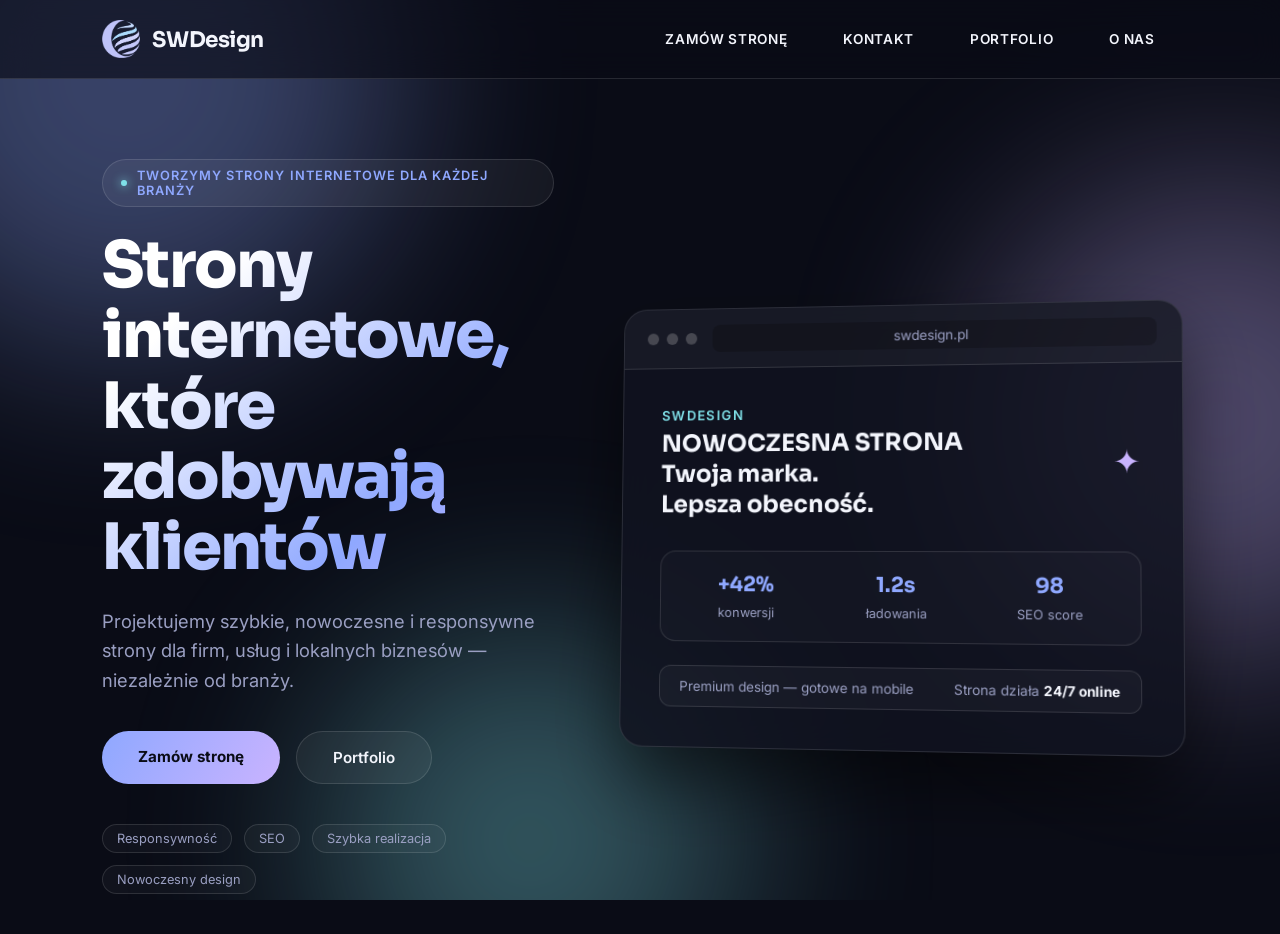
<file: index.html>
<!DOCTYPE html>
<html lang="pl">
<head>
    <meta charset="UTF-8">
    <meta name="viewport" content="width=device-width, initial-scale=1.0">
    <link rel="icon" sizes="32x32" href="logo.png">
    <title>SWDesign — Nowoczesne Strony Internetowe</title>
    <link rel="preconnect" href="https://fonts.googleapis.com">
    <link rel="preconnect" href="https://fonts.gstatic.com" crossorigin>
    <link href="https://fonts.googleapis.com/css2?family=Inter:wght@400;500;600;700&family=Sora:wght@400;600;700;800&display=swap" rel="stylesheet">
    
    <style>
        /* ==========================================================================
           1. ZMIENNE I SYSTEM DESIGNU
           ========================================================================== */
        :root {
            --c-bg: #0A0C16;
            --c-bg-alt: #10121F;
            --c-text: #F3F5FC;
            --c-muted: #9A9FC2;
            --c-blue: #8FA8FF;
            --c-lavender: #C9B3FF;
            --c-cyan: #7FE0E8;
            --c-glass: rgba(255, 255, 255, 0.05);
            --c-glass-border: rgba(255, 255, 255, 0.12);
            
            --ease-fluid: cubic-bezier(0.7, 0, 0.3, 1);
            --ease-out-expo: cubic-bezier(0.16, 1, 0.3, 1);
        }

        * {
            box-sizing: border-box;
            margin: 0;
            padding: 0;
        }

        body {
            background-color: var(--c-bg);
            color: var(--c-text);
            font-family: 'Inter', sans-serif;
            overflow-x: hidden;
            -webkit-font-smoothing: antialiased;
            text-rendering: optimizeLegibility;
        }

        a {
            color: inherit;
            text-decoration: none;
            transition: color 0.4s var(--ease-fluid);
        }

        /* ==========================================================================
           2. AURORA & EFEKTY TŁA
           ========================================================================== */
        .aurora {
            position: fixed;
            inset: 0;
            z-index: -1;
            overflow: hidden;
            pointer-events: none;
        }

        .aurora span {
            position: absolute;
            border-radius: 50%;
            filter: blur(100px);
            opacity: 0.35;
            animation: auroraDrift 22s ease-in-out infinite alternate;
            will-change: transform;
        }

        .aurora span:nth-child(1) {
            width: 550px; height: 550px;
            background: var(--c-blue);
            top: -200px; left: -150px;
        }

        .aurora span:nth-child(2) {
            width: 480px; height: 480px;
            background: var(--c-lavender);
            top: 20%; right: -180px;
            animation-delay: -7s;
        }

        .aurora span:nth-child(3) {
            width: 420px; height: 420px;
            background: var(--c-cyan);
            bottom: -150px; left: 25%;
            animation-delay: -14s;
        }

        @keyframes auroraDrift {
            0% { transform: translate(0, 0) scale(1); }
            50% { transform: translate(50px, 40px) scale(1.1); }
            100% { transform: translate(-30px, -50px) scale(0.95); }
        }

        /* ==========================================================================
           3. HEADER & NAWIGACJA
           ========================================================================== */
        header {
            display: flex;
            justify-content: space-between;
            align-items: center;
            padding: 20px 8%;
            position: sticky;
            top: 0;
            z-index: 1000;
            background: rgba(10, 12, 22, 0.65);
            backdrop-filter: blur(16px);
            border-bottom: 1px solid var(--c-glass-border);
            transition: background 0.4s var(--ease-fluid);
        }

        .logo {
            display: flex;
            align-items: center;
            gap: 12px;
            font-family: 'Sora', sans-serif;
            font-weight: 700;
            font-size: 1.35rem;
            letter-spacing: -0.02em;
        }

        .logo img {
            width: 38px;
            height: 38px;
            object-fit: contain;
        }

        nav {
            display: flex;
            gap: 10px;
        }

        .naglowekprzycisk {
            padding: 10px 22px;
            border-radius: 999px;
            font-size: 0.85rem;
            font-weight: 600;
            text-transform: uppercase;
            letter-spacing: 0.05em;
            border: 1px solid transparent;
            transition: border-color 0.4s var(--ease-fluid), background-color 0.4s var(--ease-fluid), transform 0.4s var(--ease-fluid);
        }

        .naglowekprzycisk:hover {
            background: var(--c-glass);
            border-color: var(--c-glass-border);
            transform: translateY(-2px);
        }

        .menu-toggle {
            display: none;
            background: none;
            border: none;
            color: var(--c-text);
            font-size: 1.8rem;
            cursor: pointer;
        }

        /* ==========================================================================
           4. STRUKTURA HERO & ANIMACJE WEJŚCIA
           ========================================================================== */
        #content {
            opacity: 0;
            transform: translateY(20px);
            transition: opacity 0.8s var(--ease-fluid), transform 0.8s var(--ease-fluid);
        }

        #content.page-in {
            opacity: 1;
            transform: translateY(0);
        }

        #hero {
            padding: 80px 8% 40px;
            display: grid;
            grid-template-columns: 1fr 1.25fr;
            gap: 60px;
            align-items: center;
            min-height: calc(100vh - 80px);
        }

        .hero-left {
            max-width: 620px;
        }

        .hero-anim {
            opacity: 0;
            transform: translateY(30px);
            animation: slideInUp 1s var(--ease-out-expo) forwards;
        }

        .hero-anim:nth-child(1) { animation-delay: 0.1s; }
        .hero-anim:nth-child(2) { animation-delay: 0.25s; }
        .hero-anim:nth-child(3) { animation-delay: 0.4s; }
        .hero-anim:nth-child(4) { animation-delay: 0.55s; }
        .hero-anim:nth-child(5) { animation-delay: 0.7s; }

        @keyframes slideInUp {
            to {
                opacity: 1;
                transform: translateY(0);
            }
        }

        .badge {
            display: inline-flex;
            align-items: center;
            gap: 10px;
            padding: 8px 18px;
            border-radius: 999px;
            background: var(--c-glass);
            border: 1px solid var(--c-glass-border);
            font-size: 0.8rem;
            font-weight: 600;
            text-transform: uppercase;
            letter-spacing: 0.08em;
            color: var(--c-blue);
            margin-bottom: 24px;
        }

        .badge::before {
            content: '';
            width: 6px;
            height: 6px;
            border-radius: 50%;
            background: var(--c-cyan);
            box-shadow: 0 0 10px var(--c-cyan);
        }

        h1 {
            font-family: 'Sora', sans-serif;
            font-size: clamp(2.5rem, 5vw, 4rem);
            font-weight: 800;
            line-height: 1.1;
            letter-spacing: -0.03em;
            margin-bottom: 24px;
            background: linear-gradient(135deg, #FFFFFF 20%, var(--c-blue) 70%, var(--c-lavender) 100%);
            -webkit-background-clip: text;
            -webkit-text-fill-color: transparent;
        }

        .hero-left p {
            color: var(--c-muted);
            font-size: 1.15rem;
            line-height: 1.6;
            margin-bottom: 36px;
        }

        .hero-buttons {
            display: flex;
            gap: 16px;
            margin-bottom: 40px;
        }

        .btn-primary {
            background: linear-gradient(120deg, var(--c-blue), var(--c-lavender));
            color: var(--c-bg);
            padding: 16px 36px;
            border-radius: 999px;
            font-weight: 700;
            font-size: 0.95rem;
            transition: transform 0.4s var(--ease-fluid), box-shadow 0.4s var(--ease-fluid);
        }

        .btn-primary:hover {
            transform: translateY(-3px);
            box-shadow: 0 12px 32px rgba(143, 168, 255, 0.35);
        }

        .btn-secondary {
            background: var(--c-glass);
            border: 1px solid var(--c-glass-border);
            color: var(--c-text);
            padding: 16px 36px;
            border-radius: 999px;
            font-weight: 600;
            font-size: 0.95rem;
            transition: background-color 0.4s var(--ease-fluid), transform 0.4s var(--ease-fluid);
        }

        .btn-secondary:hover {
            background: rgba(255, 255, 255, 0.1);
            transform: translateY(-3px);
        }

        .features {
            display: flex;
            flex-wrap: wrap;
            gap: 12px;
        }

        .features span {
            font-size: 0.8rem;
            color: var(--c-muted);
            background: rgba(255, 255, 255, 0.03);
            border: 1px solid var(--c-glass-border);
            padding: 6px 14px;
            border-radius: 999px;
        }

        /* ==========================================================================
           5. MOCKUP WIZUALNY
           ========================================================================== */
        .hero-visual {
            position: relative;
            display: flex;
            justify-content: center;
            align-items: center;
            width: 100%;
        }

        .browser-card {
            width: 100%;
            max-width: 680px;
            background: rgba(16, 18, 31, 0.85);
            border: 1px solid var(--c-glass-border);
            border-radius: 24px;
            overflow: hidden;
            backdrop-filter: blur(20px);
            box-shadow: 0 35px 70px rgba(0, 0, 0, 0.5);
            transform: perspective(1000px) rotateY(-5deg) rotateX(2deg);
            transition: transform 0.6s var(--ease-out-expo);
        }

        .hero-visual:hover .browser-card {
            transform: perspective(1000px) rotateY(0deg) rotateX(0deg);
        }

        .browser-top {
            display: flex;
            align-items: center;
            padding: 16px 24px;
            background: rgba(255, 255, 255, 0.03);
            border-bottom: 1px solid var(--c-glass-border);
            gap: 16px;
        }

        .browser-dots {
            display: flex;
            gap: 8px;
        }

        .browser-dots i {
            width: 12px;
            height: 12px;
            border-radius: 50%;
            background: rgba(255, 255, 255, 0.2);
        }

        .browser-address {
            flex-grow: 1;
            text-align: center;
            background: rgba(0, 0, 0, 0.2);
            padding: 6px 16px;
            border-radius: 8px;
            font-size: 0.85rem;
            color: var(--c-muted);
        }

        .browser-body {
            padding: 40px;
        }

        .mock-hero {
            display: flex;
            justify-content: space-between;
            align-items: center;
            margin-bottom: 30px;
        }

        .mock-hero-text span {
            display: block;
            font-size: 0.85rem;
            text-transform: uppercase;
            letter-spacing: 0.1em;
            color: var(--c-cyan);
            margin-bottom: 6px;
            font-weight: 600;
        }

        .mock-title {
            font-family: 'Sora', sans-serif;
            font-size: 1.5rem;
            font-weight: 700;
            line-height: 1.3;
        }

        .mock-orb {
            font-size: 2rem;
            color: var(--c-lavender);
            animation: pulseOrb 3s ease-in-out infinite alternate;
        }

        @keyframes pulseOrb {
            0% { transform: scale(0.9); opacity: 0.8; }
            100% { transform: scale(1.2); opacity: 1; }
        }

        .mock-stats {
            display: grid;
            grid-template-columns: repeat(3, 1fr);
            gap: 16px;
            background: rgba(255, 255, 255, 0.02);
            padding: 20px;
            border-radius: 16px;
            border: 1px solid var(--c-glass-border);
            text-align: center;
            margin-bottom: 24px;
        }

        .mock-stats strong {
            display: block;
            font-family: 'Sora', sans-serif;
            color: var(--c-blue);
            font-size: 1.3rem;
            margin-bottom: 4px;
        }

        .mock-stats span {
            font-size: 0.8rem;
            color: var(--c-muted);
        }

        .mock-footer {
            display: flex;
            justify-content: space-between;
            align-items: center;
            background: rgba(255, 255, 255, 0.03);
            border: 1px solid var(--c-glass-border);
            padding: 12px 20px;
            border-radius: 12px;
            font-size: 0.85rem;
            color: var(--c-muted);
        }

        .mock-footer strong {
            color: var(--c-text);
        }

        /* ==========================================================================
           6. TICKER BRANŻOWY
           ========================================================================== */
        .industry-ticker {
            grid-column: 1 / -1;
            width: 100%;
            overflow: hidden;
            padding: 30px 0;
            border-top: 1px solid var(--c-glass-border);
            border-bottom: 1px solid var(--c-glass-border);
            margin-top: 40px;
            mask-image: linear-gradient(90deg, transparent, #000 15%, #000 85%, transparent);
            -webkit-mask-image: linear-gradient(90deg, transparent, #000 15%, #000 85%, transparent);
        }

        .industry-ticker-track {
            display: flex;
            gap: 40px;
            white-space: nowrap;
            will-change: transform;
            animation: ticker 25s linear infinite;
        }

        .industry-ticker-track span {
            font-family: 'Sora', sans-serif;
            font-size: 1.1rem;
            font-weight: 600;
            color: var(--c-muted);
            letter-spacing: 0.05em;
            text-transform: uppercase;
        }

        @keyframes ticker {
            0% { transform: translateX(0); }
            100% { transform: translateX(-50%); }
        }

        /* ==========================================================================
           7. RESPONSYWNOŚĆ
           ========================================================================== */
        @media (max-width: 992px) {
            #hero {
                grid-template-columns: 1fr;
                padding-top: 40px;
            }
            .hero-left {
                max-width: 100%;
            }
        }

        @media (max-width: 768px) {
            .menu-toggle { display: block; }
            nav {
                display: none;
                position: absolute;
                top: 100%;
                right: 8%;
                background: var(--c-bg-alt);
                border: 1px solid var(--c-glass-border);
                flex-direction: column;
                padding: 20px;
                border-radius: 16px;
                box-shadow: 0 20px 40px rgba(0,0,0,0.5);
            }
            nav.active { display: flex; }
            .mock-stats {
                grid-template-columns: 1fr;
            }
            .mock-footer {
                flex-direction: column;
                gap: 8px;
                text-align: center;
            }
        }
    </style>
</head>
<body>

<div class="aurora">
    <span></span>
    <span></span>
    <span></span>
</div>

<header>
    <div class="logo">
        <img src="logo.png" alt="SWdesign Logo">
        <a href="index.html"><span>SWDesign</span></a>
    </div>
    <button class="menu-toggle" id="menu-toggle" aria-label="Otwórz menu">&#9776;</button>
    <nav>
        <a class="naglowekprzycisk" href="zamowienia.html">Zamów stronę</a>
        <a class="naglowekprzycisk" href="kontakt.html">Kontakt</a>
        <a class="naglowekprzycisk" href="portfolio.html">Portfolio</a>
        <a class="naglowekprzycisk" href="onas.html">O nas</a>
    </nav>
</header>

<main id="content">
    <section id="hero">
        <div class="hero-left">
            <div class="badge hero-anim">Tworzymy strony internetowe dla każdej branży</div>
            <h1 class="hero-anim">
                Strony internetowe,<br>które zdobywają klientów
            </h1>
            <p class="hero-anim">
                Projektujemy szybkie, nowoczesne i responsywne strony dla firm, usług i lokalnych biznesów — niezależnie od branży.
            </p>
            <div class="hero-buttons hero-anim">
                <a href="zamowienia.html" class="btn-primary">Zamów stronę</a>
                <a href="portfolio.html" class="btn-secondary">Portfolio</a>
            </div>
            <div class="features hero-anim">
                <span>Responsywność</span>
                <span>SEO</span>
                <span>Szybka realizacja</span>
                <span>Nowoczesny design</span>
            </div>
        </div>

        <div class="hero-visual">
            <div class="browser-card">
                <div class="browser-top">
                    <div class="browser-dots"><i></i><i></i><i></i></div>
                    <div class="browser-address">swdesign.pl</div>
                </div>
                <div class="browser-body">
                    <div class="mock-hero">
                        <div class="mock-hero-text">
                            <span>SWdesign</span>
                            <div class="mock-title">NOWOCZESNA STRONA<br>Twoja marka.<br>Lepsza obecność.</div>
                        </div>
                        <div class="mock-orb">✦</div>
                    </div>
                    <div class="mock-stats">
                        <div><strong>+42%</strong><span>konwersji</span></div>
                        <div><strong>1.2s</strong><span>ładowania</span></div>
                        <div><strong>98</strong><span>SEO score</span></div>
                    </div>
                    <div class="mock-footer">
                        <span>Premium design — gotowe na mobile</span>
                        <span>Strona działa <strong>24/7 online</strong></span>
                    </div>
                </div>
            </div>
        </div>


    </section>
</main>

<script>
document.addEventListener("DOMContentLoaded", () => {
    const content = document.getElementById("content");
    const toggle = document.getElementById("menu-toggle");
    const nav = document.querySelector("nav");

    if (toggle && nav) {
        toggle.addEventListener("click", () => nav.classList.toggle("active"));
    }

    if (content) {
        requestAnimationFrame(() => {
            content.classList.add("page-in");
        });
    }
});
</script>

</body>
</html>
</file>
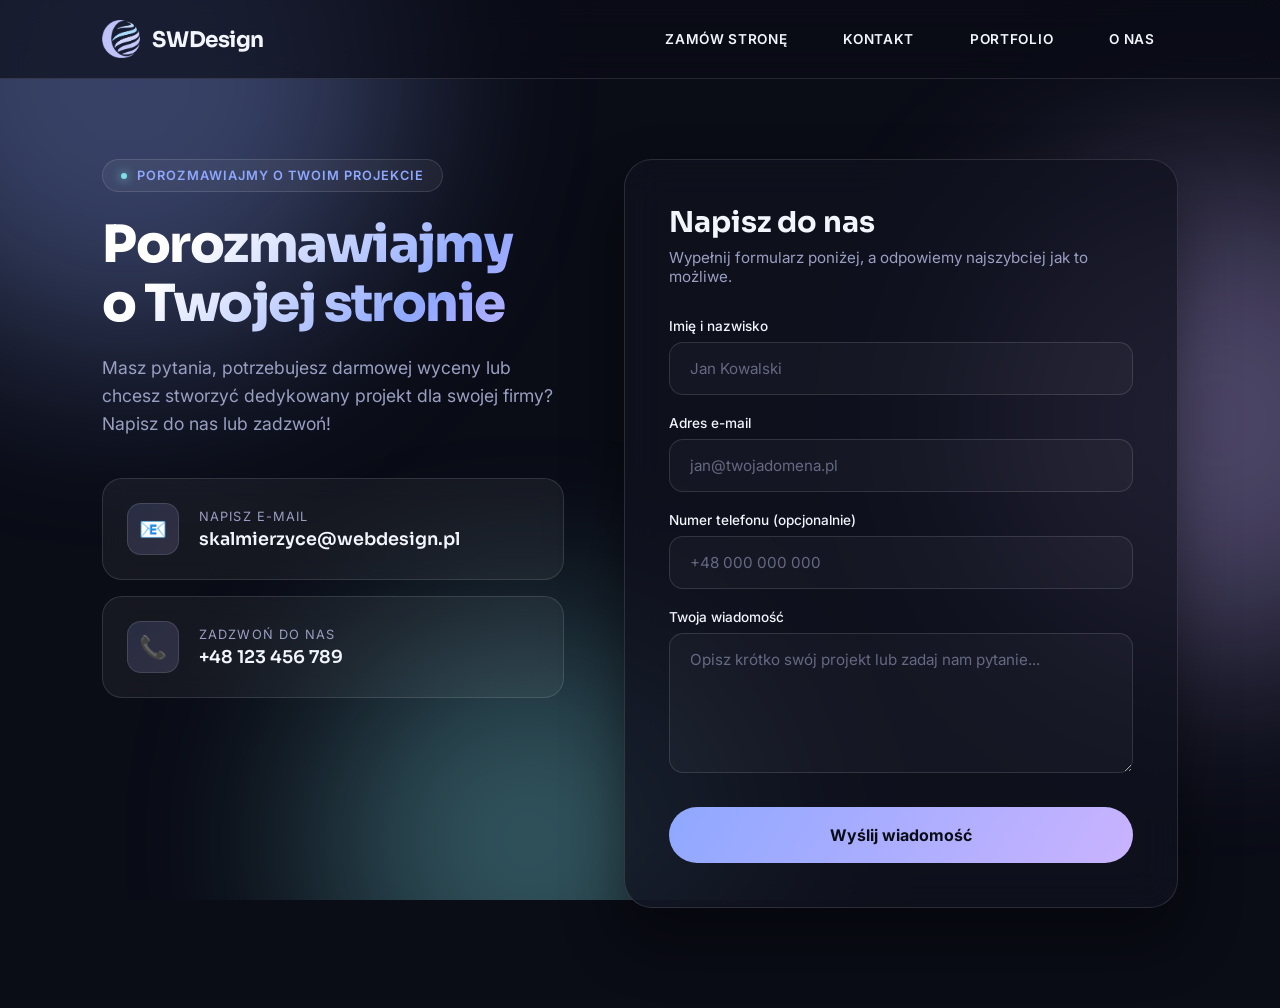
<file: kontakt.html>
<!DOCTYPE html>
<html lang="pl">
<head>
    <meta charset="UTF-8">
    <meta name="viewport" content="width=device-width, initial-scale=1.0">
    <link rel="icon" sizes="32x32" href="logo.png">
    <title>Kontakt — SWDesign</title>
    <link rel="preconnect" href="https://fonts.googleapis.com">
    <link rel="preconnect" href="https://fonts.gstatic.com" crossorigin>
    <link href="https://fonts.googleapis.com/css2?family=Inter:wght@400;500;600;700&family=Sora:wght@400;600;700;800&display=swap" rel="stylesheet">
    
    <style>
        /* ==========================================================================
           1. ZMIENNE I SYSTEM DESIGNU
           ========================================================================== */
        :root {
            --c-bg: #0A0C16;
            --c-bg-alt: #10121F;
            --c-text: #F3F5FC;
            --c-muted: #9A9FC2;
            --c-blue: #8FA8FF;
            --c-lavender: #C9B3FF;
            --c-cyan: #7FE0E8;
            --c-glass: rgba(255, 255, 255, 0.05);
            --c-glass-hover: rgba(255, 255, 255, 0.08);
            --c-glass-border: rgba(255, 255, 255, 0.12);
            
            --ease-fluid: cubic-bezier(0.7, 0, 0.3, 1);
            --ease-out-expo: cubic-bezier(0.16, 1, 0.3, 1);
        }

        * {
            box-sizing: border-box;
            margin: 0;
            padding: 0;
        }

        body {
            background-color: var(--c-bg);
            color: var(--c-text);
            font-family: 'Inter', sans-serif;
            overflow-x: hidden;
            -webkit-font-smoothing: antialiased;
            text-rendering: optimizeLegibility;
            min-height: 100vh;
        }

        a {
            color: inherit;
            text-decoration: none;
            transition: color 0.4s var(--ease-fluid);
        }

        /* ==========================================================================
           2. AURORA & EFEKTY TŁA
           ========================================================================== */
        .aurora {
            position: fixed;
            inset: 0;
            z-index: -1;
            overflow: hidden;
            pointer-events: none;
        }

        .aurora span {
            position: absolute;
            border-radius: 50%;
            filter: blur(100px);
            opacity: 0.35;
            animation: auroraDrift 22s ease-in-out infinite alternate;
            will-change: transform;
        }

        .aurora span:nth-child(1) {
            width: 550px; height: 550px;
            background: var(--c-blue);
            top: -200px; left: -150px;
        }

        .aurora span:nth-child(2) {
            width: 480px; height: 480px;
            background: var(--c-lavender);
            top: 20%; right: -180px;
            animation-delay: -7s;
        }

        .aurora span:nth-child(3) {
            width: 420px; height: 420px;
            background: var(--c-cyan);
            bottom: -150px; left: 25%;
            animation-delay: -14s;
        }

        @keyframes auroraDrift {
            0% { transform: translate(0, 0) scale(1); }
            50% { transform: translate(50px, 40px) scale(1.1); }
            100% { transform: translate(-30px, -50px) scale(0.95); }
        }

        /* ==========================================================================
           3. HEADER & NAWIGACJA
           ========================================================================== */
        header {
            display: flex;
            justify-content: space-between;
            align-items: center;
            padding: 20px 8%;
            position: sticky;
            top: 0;
            z-index: 1000;
            background: rgba(10, 12, 22, 0.65);
            backdrop-filter: blur(16px);
            border-bottom: 1px solid var(--c-glass-border);
            transition: background 0.4s var(--ease-fluid);
        }

        .logo {
            display: flex;
            align-items: center;
            gap: 12px;
            font-family: 'Sora', sans-serif;
            font-weight: 700;
            font-size: 1.35rem;
            letter-spacing: -0.02em;
        }

        .logo img {
            width: 38px;
            height: 38px;
            object-fit: contain;
        }

        nav {
            display: flex;
            gap: 10px;
        }

        .naglowekprzycisk {
            padding: 10px 22px;
            border-radius: 999px;
            font-size: 0.85rem;
            font-weight: 600;
            text-transform: uppercase;
            letter-spacing: 0.05em;
            border: 1px solid transparent;
            transition: border-color 0.4s var(--ease-fluid), background-color 0.4s var(--ease-fluid), transform 0.4s var(--ease-fluid);
        }

        .naglowekprzycisk:hover {
            background: var(--c-glass);
            border-color: var(--c-glass-border);
            transform: translateY(-2px);
        }

        .menu-toggle {
            display: none;
            background: none;
            border: none;
            color: var(--c-text);
            font-size: 1.8rem;
            cursor: pointer;
        }

        /* ==========================================================================
           4. STRUKTURA PRZEJŚĆ STRONY
           ========================================================================== */
        #content {
            opacity: 0;
            transform: translateY(20px);
            transition: opacity 0.6s var(--ease-fluid), transform 0.6s var(--ease-fluid);
        }

        #content.page-in {
            opacity: 1;
            transform: translateY(0);
        }

        #content.page-out {
            opacity: 0;
            transform: translateY(-20px);
        }

        /* ==========================================================================
           5. SEKCJA KONTAKT
           ========================================================================== */
        #contact-section {
            padding: 80px 8% 100px;
            max-width: 1400px;
            margin: 0 auto;
        }

        .contact-grid {
            display: grid;
            grid-template-columns: 1fr 1.2fr;
            gap: 60px;
            align-items: start;
        }

        /* Lewa strona - Dane kontaktowe */
        .badge {
            display: inline-flex;
            align-items: center;
            gap: 10px;
            padding: 8px 18px;
            border-radius: 999px;
            background: var(--c-glass);
            border: 1px solid var(--c-glass-border);
            font-size: 0.8rem;
            font-weight: 600;
            text-transform: uppercase;
            letter-spacing: 0.08em;
            color: var(--c-blue);
            margin-bottom: 24px;
        }

        .badge::before {
            content: '';
            width: 6px;
            height: 6px;
            border-radius: 50%;
            background: var(--c-cyan);
            box-shadow: 0 0 10px var(--c-cyan);
        }

        h1 {
            font-family: 'Sora', sans-serif;
            font-size: clamp(2.5rem, 4vw, 3.5rem);
            font-weight: 800;
            line-height: 1.15;
            letter-spacing: -0.03em;
            margin-bottom: 20px;
            background: linear-gradient(135deg, #FFFFFF 20%, var(--c-blue) 70%, var(--c-lavender) 100%);
            -webkit-background-clip: text;
            -webkit-text-fill-color: transparent;
        }

        .contact-intro {
            color: var(--c-muted);
            font-size: 1.1rem;
            line-height: 1.6;
            margin-bottom: 40px;
        }

        .info-cards {
            display: flex;
            flex-direction: column;
            gap: 16px;
        }

        .info-card {
            display: flex;
            align-items: center;
            gap: 20px;
            padding: 24px;
            border-radius: 20px;
            background: var(--c-glass);
            border: 1px solid var(--c-glass-border);
            backdrop-filter: blur(12px);
            transition: transform 0.4s var(--ease-fluid), border-color 0.4s var(--ease-fluid), background 0.4s var(--ease-fluid);
        }

        .info-card:hover {
            transform: translateY(-3px);
            border-color: rgba(143, 168, 255, 0.4);
            background: var(--c-glass-hover);
        }

        .info-icon {
            width: 52px;
            height: 52px;
            border-radius: 14px;
            background: linear-gradient(135deg, rgba(143, 168, 255, 0.15), rgba(201, 179, 255, 0.15));
            border: 1px solid var(--c-glass-border);
            display: flex;
            align-items: center;
            justify-content: center;
            font-size: 1.4rem;
            flex-shrink: 0;
        }

        .info-details label {
            display: block;
            font-size: 0.8rem;
            text-transform: uppercase;
            letter-spacing: 0.08em;
            color: var(--c-muted);
            margin-bottom: 4px;
        }

        .info-details a, .info-details span {
            font-family: 'Sora', sans-serif;
            font-size: 1.1rem;
            font-weight: 600;
            color: var(--c-text);
        }

        /* Prawa strona - Formularz */
        .form-card {
            background: rgba(16, 18, 31, 0.75);
            border: 1px solid var(--c-glass-border);
            border-radius: 28px;
            padding: 44px;
            backdrop-filter: blur(20px);
            box-shadow: 0 30px 60px rgba(0, 0, 0, 0.4);
        }

        .form-card h2 {
            font-family: 'Sora', sans-serif;
            font-size: 1.8rem;
            font-weight: 700;
            margin-bottom: 8px;
        }

        .form-card p {
            color: var(--c-muted);
            font-size: 0.95rem;
            margin-bottom: 32px;
        }

        .form-group {
            margin-bottom: 20px;
        }

        .form-group label {
            display: block;
            font-size: 0.85rem;
            font-weight: 500;
            color: var(--c-text);
            margin-bottom: 8px;
        }

        input, textarea {
            width: 100%;
            padding: 16px 20px;
            background: rgba(255, 255, 255, 0.03);
            border: 1px solid var(--c-glass-border);
            border-radius: 14px;
            color: var(--c-text);
            font-family: 'Inter', sans-serif;
            font-size: 0.95rem;
            outline: none;
            transition: border-color 0.3s var(--ease-fluid), background 0.3s var(--ease-fluid), box-shadow 0.3s var(--ease-fluid);
        }

        input:focus, textarea:focus {
            border-color: var(--c-blue);
            background: rgba(255, 255, 255, 0.06);
            box-shadow: 0 0 16px rgba(143, 168, 255, 0.15);
        }

        input::placeholder, textarea::placeholder {
            color: rgba(154, 159, 194, 0.6);
        }

        textarea {
            resize: vertical;
            min-height: 140px;
        }

        .btn-submit {
            width: 100%;
            background: linear-gradient(120deg, var(--c-blue), var(--c-lavender));
            color: var(--c-bg);
            border: none;
            padding: 18px 36px;
            border-radius: 999px;
            font-family: 'Inter', sans-serif;
            font-weight: 700;
            font-size: 1rem;
            cursor: pointer;
            transition: transform 0.4s var(--ease-fluid), box-shadow 0.4s var(--ease-fluid);
            margin-top: 10px;
        }

        .btn-submit:hover {
            transform: translateY(-3px);
            box-shadow: 0 12px 32px rgba(143, 168, 255, 0.35);
        }

        /* ==========================================================================
           6. RESPONSYWNOŚĆ
           ========================================================================== */
        @media (max-width: 992px) {
            .contact-grid {
                grid-template-columns: 1fr;
                gap: 40px;
            }
            #contact-section {
                padding-top: 40px;
            }
        }

        @media (max-width: 768px) {
            .menu-toggle { display: block; }
            nav {
                display: none;
                position: absolute;
                top: 100%;
                right: 8%;
                background: var(--c-bg-alt);
                border: 1px solid var(--c-glass-border);
                flex-direction: column;
                padding: 20px;
                border-radius: 16px;
                box-shadow: 0 20px 40px rgba(0,0,0,0.5);
            }
            nav.active { display: flex; }
            .form-card {
                padding: 28px 20px;
            }
        }
    </style>
</head>
<body>

<div class="aurora">
    <span></span>
    <span></span>
    <span></span>
</div>

<header>
    <div class="logo">
        <img src="logo.png" alt="SWdesign Logo">
        <a href="index.html"><span>SWDesign</span></a>
    </div>
    <button class="menu-toggle" id="menu-toggle" aria-label="Otwórz menu">&#9776;</button>
    <nav>
        <a class="naglowekprzycisk" href="zamowienia.html">Zamów stronę</a>
        <a class="naglowekprzycisk" href="kontakt.html">Kontakt</a>
        <a class="naglowekprzycisk" href="portfolio.html">Portfolio</a>
        <a class="naglowekprzycisk" href="onas.html">O nas</a>
    </nav>
</header>

<main id="content">
    <section id="contact-section">
        <div class="contact-grid">
            
            <!-- LEWA KOLUMNA: DANE KONTAKTOWE -->
            <div class="contact-info">
                <div class="badge">Porozmawiajmy o Twoim projekcie</div>
                <h1>Porozmawiajmy<br>o Twojej stronie</h1>
                <p class="contact-intro">
                    Masz pytania, potrzebujesz darmowej wyceny lub chcesz stworzyć dedykowany projekt dla swojej firmy? Napisz do nas lub zadzwoń!
                </p>

                <div class="info-cards">
                    <div class="info-card">
                        <div class="info-icon">📧</div>
                        <div class="info-details">
                            <label>Napisz e-mail</label>
                            <a href="mailto:skalmierzyce@webdesign.pl">skalmierzyce@webdesign.pl</a>
                        </div>
                    </div>

                    <div class="info-card">
                        <div class="info-icon">📞</div>
                        <div class="info-details">
                            <label>Zadzwoń do nas</label>
                            <a href="tel:+48123456789">+48 123 456 789</a>
                        </div>
                    </div>
                </div>
            </div>

            <!-- PRAWA KOLUMNA: FORMULARZ KONTAKTOWY -->
            <div class="form-card">
                <h2>Napisz do nas</h2>
                <p>Wypełnij formularz poniżej, a odpowiemy najszybciej jak to możliwe.</p>

                <form action="https://formspree.io/f/xwvjglvb" method="POST" id="contactForm">
                    <div class="form-group">
                        <label for="name">Imię i nazwisko</label>
                        <input type="text" id="name" name="name" placeholder="Jan Kowalski" required>
                    </div>

                    <div class="form-group">
                        <label for="email">Adres e-mail</label>
                        <input type="email" id="email" name="email" placeholder="jan@twojadomena.pl" required>
                    </div>

                    <div class="form-group">
                        <label for="phone">Numer telefonu (opcjonalnie)</label>
                        <input type="tel" id="phone" name="phone" placeholder="+48 000 000 000">
                    </div>

                    <div class="form-group">
                        <label for="message">Twoja wiadomość</label>
                        <textarea id="message" name="message" placeholder="Opisz krótko swój projekt lub zadaj nam pytanie..." required></textarea>
                    </div>

                    <button type="submit" class="btn-submit">Wyślij wiadomość</button>
                </form>
            </div>

        </div>
    </section>
</main>

<script>
document.addEventListener("DOMContentLoaded", () => {
    const content = document.getElementById("content");
    const toggle = document.getElementById("menu-toggle");
    const nav = document.querySelector("nav");

    // Obsługa menu mobilnego
    if (toggle && nav) {
        toggle.addEventListener("click", () => nav.classList.toggle("active"));
    }

    // Animacja wejścia strony
    if (content) {
        requestAnimationFrame(() => {
            content.classList.add("page-in");
        });
    }

    // Płynne przejścia między stronami
    document.addEventListener("click", (e) => {
        const link = e.target.closest("a");
        if (!link) return;

        if (link.target === "_blank" || link.href.includes("#") || link.href.startsWith("mailto:") || link.href.startsWith("tel:")) return;

        e.preventDefault();
        if (content) {
            content.classList.remove("page-in");
            content.classList.add("page-out");

            setTimeout(() => {
                window.location.href = link.href;
            }, 400);
        }
    });
});
</script>

</body>
</html>
</file>
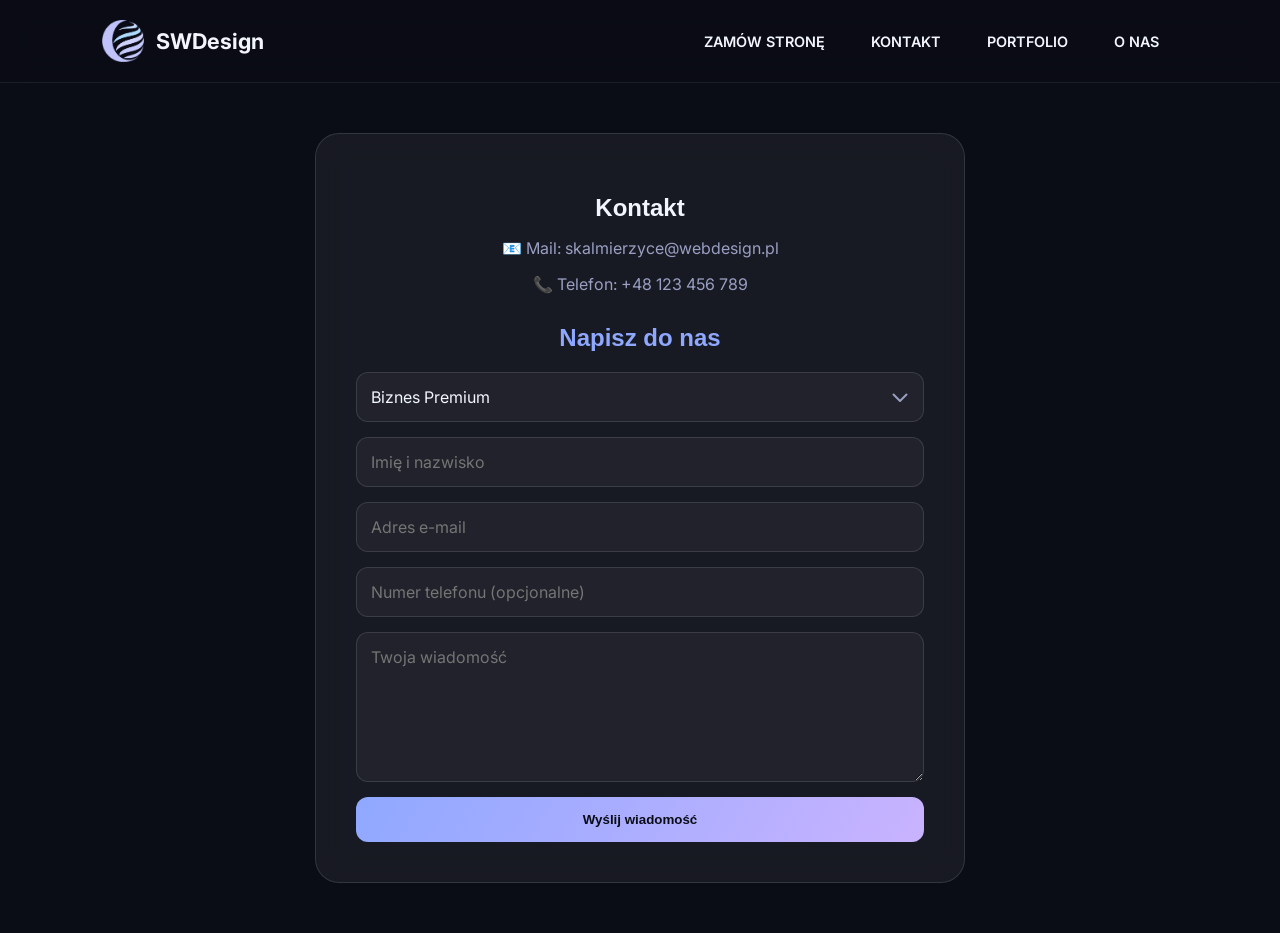
<file: kontaktsklep.html>
<!DOCTYPE html>
<html lang="PL">
<head>
    <meta charset="UTF-8">
    <meta name="viewport" content="width=device-width, initial-scale=1.0">
    <link rel="icon" sizes="32x32" href="logo.png">
    <title>SWDesign</title>
    <link rel="stylesheet" href="styl.css">
    <link rel="preconnect" href="https://fonts.googleapis.com">
    <link rel="preconnect" href="https://fonts.gstatic.com" crossorigin>
    <link href="https://fonts.googleapis.com/css2?family=Inter:wght@400;500;600;700;800&display=swap" rel="stylesheet">
    <link href="https://fonts.googleapis.com/css2?family=Manrope:wght@400;500;600;700;800&display=swap" rel="stylesheet">
</head>
<body>
<header>
    <div class="logo">
        <img src="logo.png" alt="logo"><a href="index.html"><span>SWDesign</span></a>
    </div>

    <nav>
        <a class="naglowekprzycisk" href="zamowienia.html">ZAMÓW STRONĘ</a>
        <a class="naglowekprzycisk" href="kontakt.html">KONTAKT</a>
        <a class="naglowekprzycisk" href="portfolio.html">PORTFOLIO</a>
        <a class="naglowekprzycisk" href="onas.html">O NAS</a>
    </nav>
</header>
<main id="content">
<section id="mainkontakt">
    <div class="kontakt-box">
        <h1>Kontakt</h1>

        <p>📧 Mail: skalmierzyce@webdesign.pl</p>
        <p>📞 Telefon: +48 123 456 789</p>

        <h2>Napisz do nas</h2>
<form action="https://formspree.io/f/xwvjglvb" method="POST" id="contactForm">
    
    <select name="package" id="packageSelect" required>
    <option value="premium">Biznes Premium</option>
    <option value="onepage">Wizytówka One-Page</option>
    <option value="opieka">Odnowienie konserwacji</option>
    </select>

    <input type="text" name="name" placeholder="Imię i nazwisko" required>

    <input type="email" name="email" placeholder="Adres e-mail" required>

    <input type="tel" name="phone" placeholder="Numer telefonu (opcjonalne)">

    <textarea name="message" placeholder="Twoja wiadomość" rows="6" required></textarea>
  
    <button type="submit">Wyślij wiadomość</button>
</form> 

    </div>
</section>
</main>
<script>
document.addEventListener("DOMContentLoaded", () => {

    const content = document.getElementById("content");

    if (!content) return;

    // wejście strony
    requestAnimationFrame(() => {
        content.classList.add("page-in");
    });

    // przejścia między stronami
    document.addEventListener("click", (e) => {

        const link = e.target.closest("a");

        if (!link) return;

        // ignoruj external i kotwice
        if (link.target === "_blank" || link.href.includes("#")) return;

        e.preventDefault();

        // start animacji OUT
        content.classList.remove("page-in");
        content.classList.add("page-out");

        // po animacji zmiana strony
        setTimeout(() => {
            window.location.href = link.href;
        }, 450);
    });

});

document.addEventListener("DOMContentLoaded", () => {
    const params = new URLSearchParams(window.location.search);
    const pakiet = params.get("pakiet");

    const select = document.getElementById("packageSelect");

    if (pakiet && select) {
        select.value = pakiet;
    }
});
</script>
</body>
</file>
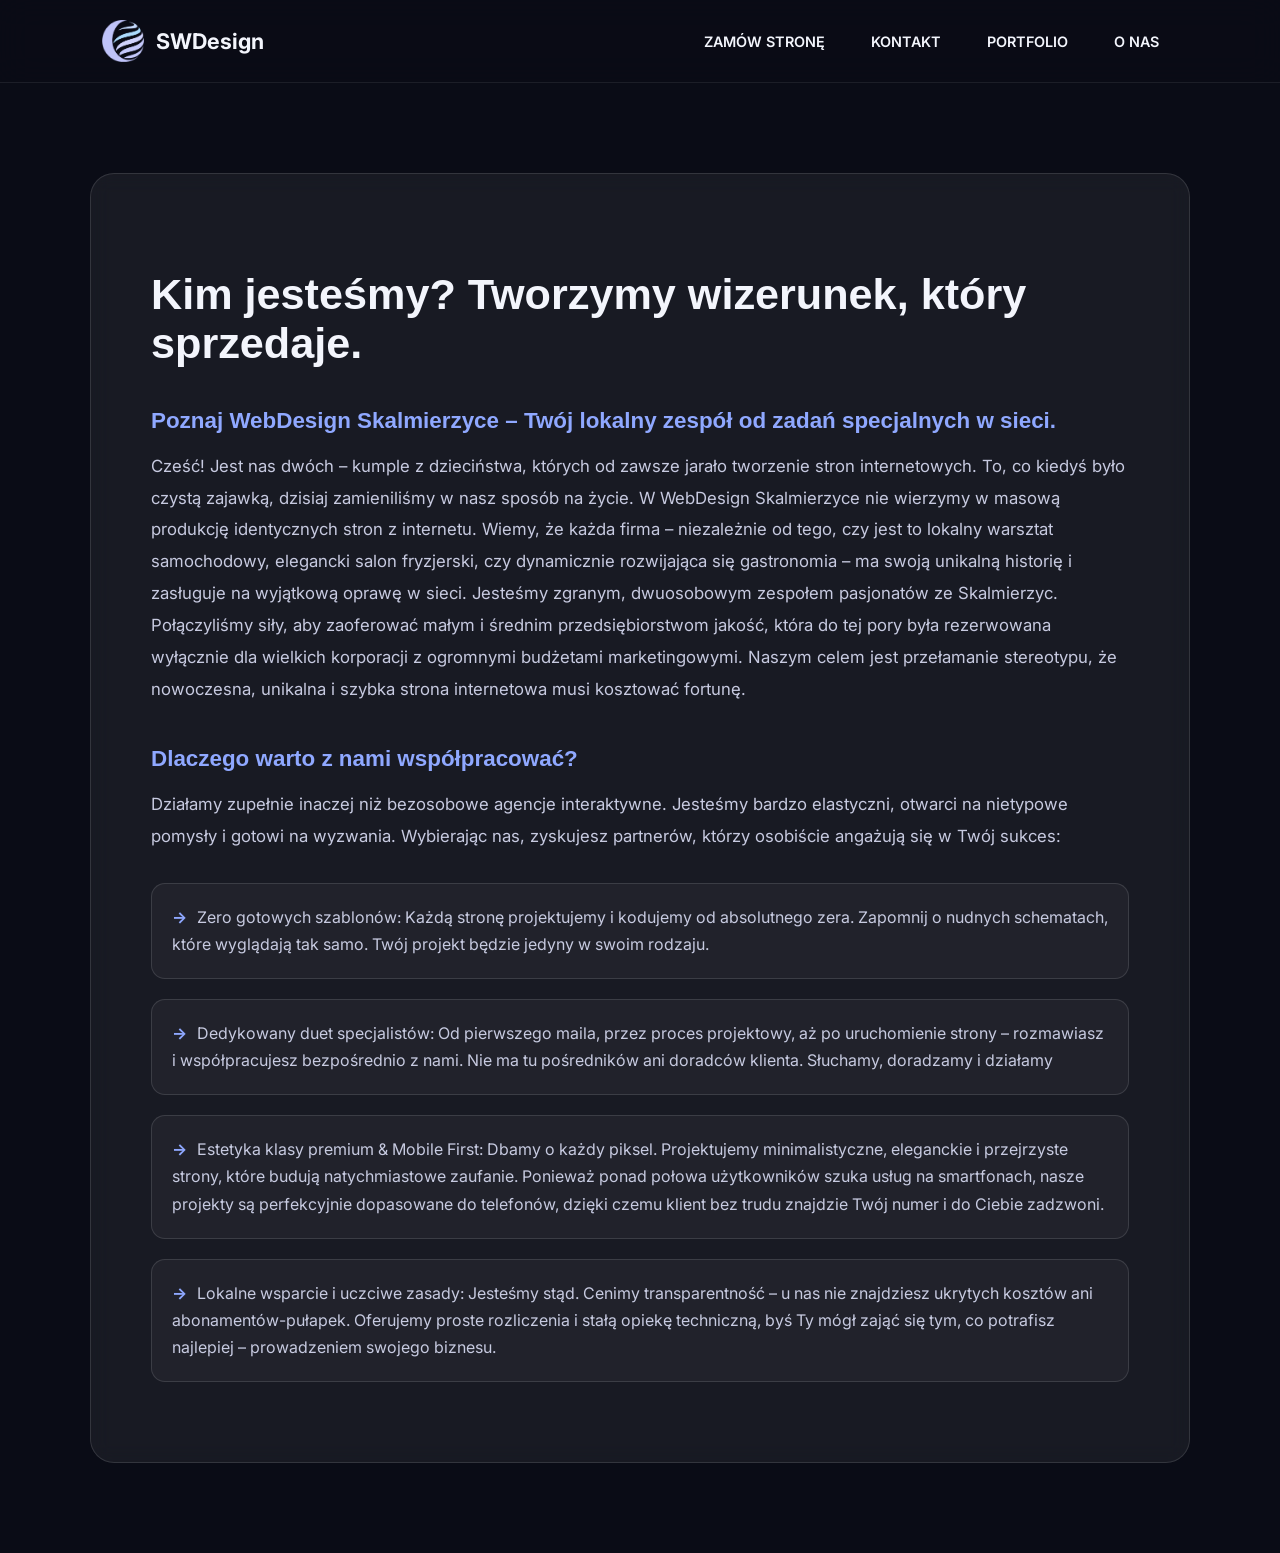
<file: onas.html>
<!DOCTYPE html>
<html lang="PL">
<head>
    <meta charset="UTF-8">
    <meta name="viewport" content="width=device-width, initial-scale=1.0">
    <link rel="icon" sizes="32x32" href="logo.png">
    <title>SWDesign</title>
    <link rel="stylesheet" href="styl.css">
    <link rel="preconnect" href="https://fonts.googleapis.com">
    <link rel="preconnect" href="https://fonts.gstatic.com" crossorigin>
    <link href="https://fonts.googleapis.com/css2?family=Inter:wght@400;500;600;700;800&display=swap" rel="stylesheet">
    <link href="https://fonts.googleapis.com/css2?family=Manrope:wght@400;500;600;700;800&display=swap" rel="stylesheet">
</head>
<body>
<header>
    <div class="logo">
        <img src="logo.png" alt="logo"><a href="index.html"><span>SWDesign</span></a>
    </div>

    <nav>
        <a class="naglowekprzycisk" href="zamowienia.html">ZAMÓW STRONĘ</a>
        <a class="naglowekprzycisk" href="kontakt.html">KONTAKT</a>
        <a class="naglowekprzycisk" href="portfolio.html">PORTFOLIO</a>
        <a class="naglowekprzycisk" href="onas.html">O NAS</a>
    </nav>
</header>
    <div id="content">
<section id="onas" class="onas">
    <h1>Kim jesteśmy? Tworzymy wizerunek, który sprzedaje.</h1>
    <h2>Poznaj WebDesign Skalmierzyce – Twój lokalny zespół od zadań specjalnych w sieci.</h2>
    <p>Cześć! Jest nas dwóch – kumple z dzieciństwa, których od zawsze jarało tworzenie stron internetowych. To, co kiedyś było czystą zajawką, dzisiaj zamieniliśmy w nasz sposób na życie. W WebDesign Skalmierzyce nie wierzymy w masową produkcję identycznych stron z internetu. Wiemy, że każda firma – niezależnie od tego, czy jest to lokalny warsztat samochodowy, elegancki salon fryzjerski, czy dynamicznie rozwijająca się gastronomia – ma swoją unikalną historię i zasługuje na wyjątkową oprawę w sieci.

Jesteśmy zgranym, dwuosobowym zespołem pasjonatów ze Skalmierzyc. Połączyliśmy siły, aby zaoferować małym i średnim przedsiębiorstwom jakość, która do tej pory była rezerwowana wyłącznie dla wielkich korporacji z ogromnymi budżetami marketingowymi. Naszym celem jest przełamanie stereotypu, że nowoczesna, unikalna i szybka strona internetowa musi kosztować fortunę.</p>
    <h2>Dlaczego warto z nami współpracować?</h2>
    <p>Działamy zupełnie inaczej niż bezosobowe agencje interaktywne. Jesteśmy bardzo elastyczni, otwarci na nietypowe pomysły i gotowi na wyzwania. Wybierając nas, zyskujesz partnerów, którzy osobiście angażują się w Twój sukces:</p>
    <ol>
        <ul>Zero gotowych szablonów: Każdą stronę projektujemy i kodujemy od absolutnego zera. Zapomnij o nudnych schematach, które wyglądają tak samo. Twój projekt będzie jedyny w swoim rodzaju.</ul>
        <ul>Dedykowany duet specjalistów: Od pierwszego maila, przez proces projektowy, aż po uruchomienie strony – rozmawiasz i współpracujesz bezpośrednio z nami. Nie ma tu pośredników ani doradców klienta. Słuchamy, doradzamy i działamy</ul>
        <ul>Estetyka klasy premium & Mobile First: Dbamy o każdy piksel. Projektujemy minimalistyczne, eleganckie i przejrzyste strony, które budują natychmiastowe zaufanie. Ponieważ ponad połowa użytkowników szuka usług na smartfonach, nasze projekty są perfekcyjnie dopasowane do telefonów, dzięki czemu klient bez trudu znajdzie Twój numer i do Ciebie zadzwoni.</ul>
        <ul>Lokalne wsparcie i uczciwe zasady: Jesteśmy stąd. Cenimy transparentność – u nas nie znajdziesz ukrytych kosztów ani abonamentów-pułapek. Oferujemy proste rozliczenia i stałą opiekę techniczną, byś Ty mógł zająć się tym, co potrafisz najlepiej – prowadzeniem swojego biznesu.</ul>
    </ol>
</section>
    </div>
<script>
document.addEventListener("DOMContentLoaded", () => {

    const content = document.getElementById("content");

    if (!content) return;

    // wejście strony
    requestAnimationFrame(() => {
        content.classList.add("page-in");
    });

    // przejścia między stronami
    document.addEventListener("click", (e) => {

        const link = e.target.closest("a");

        if (!link) return;

        // ignoruj external i kotwice
        if (link.target === "_blank" || link.href.includes("#")) return;

        e.preventDefault();

        // start animacji OUT
        content.classList.remove("page-in");
        content.classList.add("page-out");

        // po animacji zmiana strony
        setTimeout(() => {
            window.location.href = link.href;
        }, 450);
    });

});
</script>
</body>
</html>
</file>
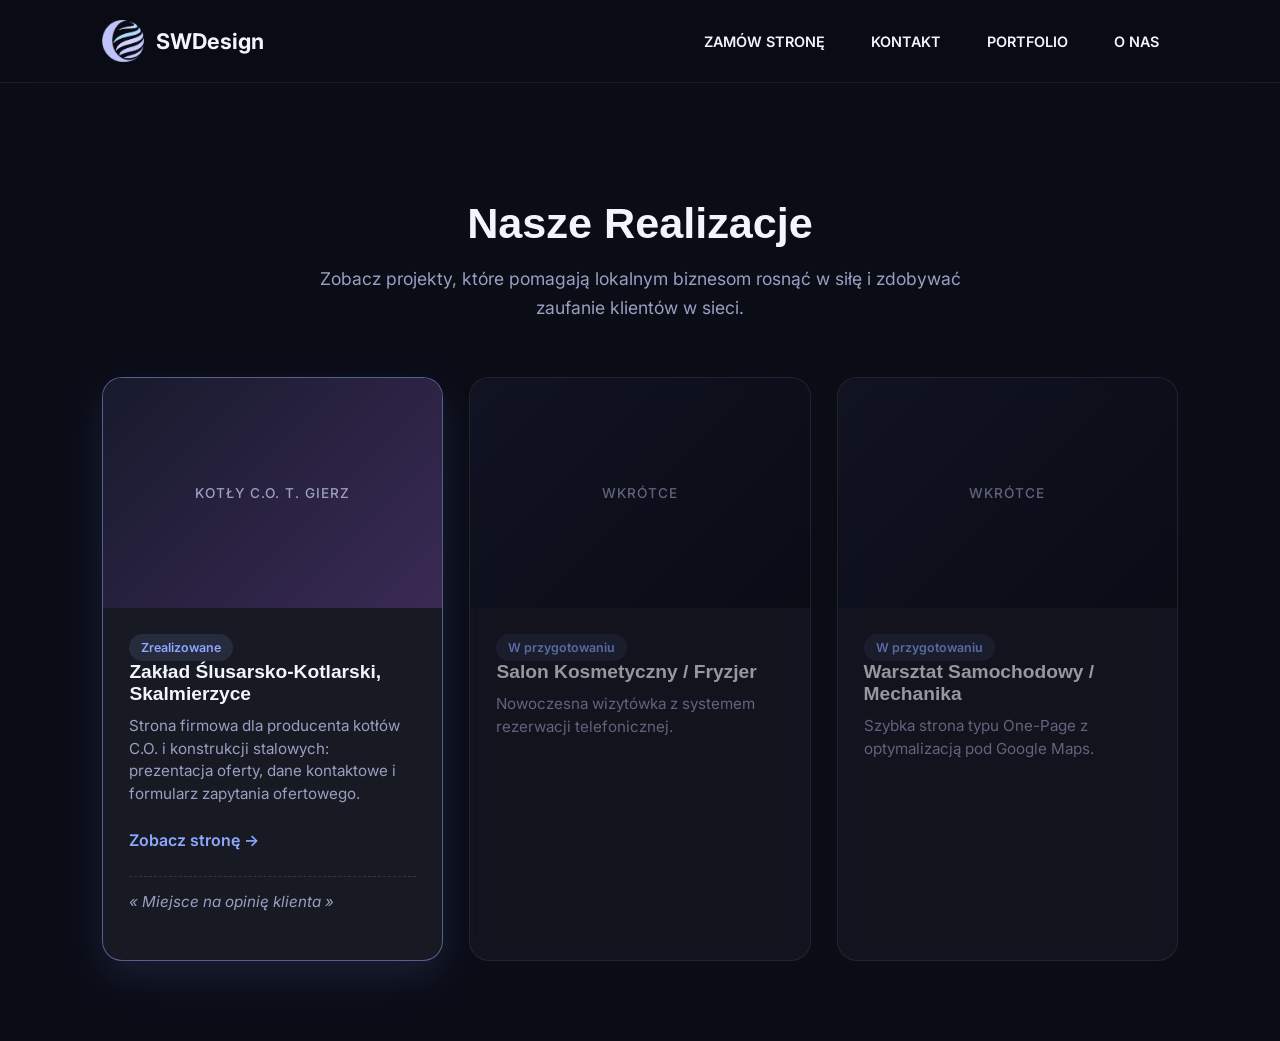
<file: portfolio.html>
<!DOCTYPE html>
<html lang="PL">
<head>
    <meta charset="UTF-8">
    <meta name="viewport" content="width=device-width, initial-scale=1.0">
    <link rel="icon" sizes="32x32" href="logo.png">
    <title>SWDesign - Portfolio</title>
    <link rel="stylesheet" href="styl.css">
    <link rel="preconnect" href="https://fonts.googleapis.com">
    <link rel="preconnect" href="https://fonts.gstatic.com" crossorigin>
    <link href="https://fonts.googleapis.com/css2?family=Inter:wght@400;500;600;700;800&display=swap" rel="stylesheet">
    <link href="https://fonts.googleapis.com/css2?family=Manrope:wght@400;500;600;700;800&display=swap" rel="stylesheet">
</head>
<body>
<header>
    <div class="logo">
        <img src="logo.png" alt="logo"><a href="index.html"><span>SWDesign</span></a>
    </div>
    <button class="menu-toggle" aria-label="Otwórz menu">&#9776;</button>
    <nav>
        <a class="naglowekprzycisk" href="zamowienia.html">ZAMÓW STRONĘ</a>
        <a class="naglowekprzycisk" href="kontakt.html">KONTAKT</a>
        <a class="naglowekprzycisk" href="portfolio.html">PORTFOLIO</a>
        <a class="naglowekprzycisk" href="onas.html">O NAS</a>
    </nav>
</header>
<main id="content">
<section id="portfolio-section">
    <div class="portfolio-intro">
        <h1>Nasze Realizacje</h1>
        <p>Zobacz projekty, które pomagają lokalnym biznesom rosnąć w siłę i zdobywać zaufanie klientów w sieci.</p>
    </div>

    <div class="portfolio-grid">

        <!-- PROJEKT ZREALIZOWANY -->
        <div class="portfolio-item portfolio-item--live">
            <div class="portfolio-img-placeholder portfolio-img--dark">
                <span>Kotły C.O. T. Gierz</span>
            </div>
            <div class="portfolio-info">
                <span class="tag tag--live">Zrealizowane</span>
                <h3>Zakład Ślusarsko-Kotlarski, Skalmierzyce</h3>
                <p>Strona firmowa dla producenta kotłów C.O. i konstrukcji stalowych: prezentacja oferty, dane kontaktowe i formularz zapytania ofertowego.</p>
                <a class="portfolio-link" href="https://gierzstanislaw.github.io/zaklad-slusarsko-kotlarski.github.io/" target="_blank" rel="noopener">Zobacz stronę &rarr;</a>
                <div class="portfolio-quote">
                    <p class="quote-placeholder">&laquo; Miejsce na opinię klienta &raquo;</p>
                </div>
            </div>
        </div>

        <!-- PROJEKTY W PRZYGOTOWANIU -->
        <div class="portfolio-item portfolio-item--soon">
            <div class="portfolio-img-placeholder">
                <span>Wkrótce</span>
            </div>
            <div class="portfolio-info">
                <span class="tag tag--soon">W przygotowaniu</span>
                <h3>Salon Kosmetyczny / Fryzjer</h3>
                <p>Nowoczesna wizytówka z systemem rezerwacji telefonicznej.</p>
            </div>
        </div>

        <div class="portfolio-item portfolio-item--soon">
            <div class="portfolio-img-placeholder">
                <span>Wkrótce</span>
            </div>
            <div class="portfolio-info">
                <span class="tag tag--soon">W przygotowaniu</span>
                <h3>Warsztat Samochodowy / Mechanika</h3>
                <p>Szybka strona typu One-Page z optymalizacją pod Google Maps.</p>
            </div>
        </div>

    </div>
</section>
</main>
<script>
document.addEventListener("DOMContentLoaded", () => {
    const content = document.getElementById("content");
    const toggle = document.querySelector(".menu-toggle");
    const nav = document.querySelector("nav");
    if (toggle && nav) {
        toggle.addEventListener("click", () => nav.classList.toggle("active"));
    }
    if (!content) return;
    requestAnimationFrame(() => {
        content.classList.add("page-in");
    });
    document.addEventListener("click", (e) => {
        const link = e.target.closest("a");
        if (!link) return;
        if (link.target === "_blank" || link.href.includes("#")) return;
        e.preventDefault();
        content.classList.remove("page-in");
        content.classList.add("page-out");
        setTimeout(() => {
            window.location.href = link.href;
        }, 450);
    });
});
</script>
</body>
</html>
</file>
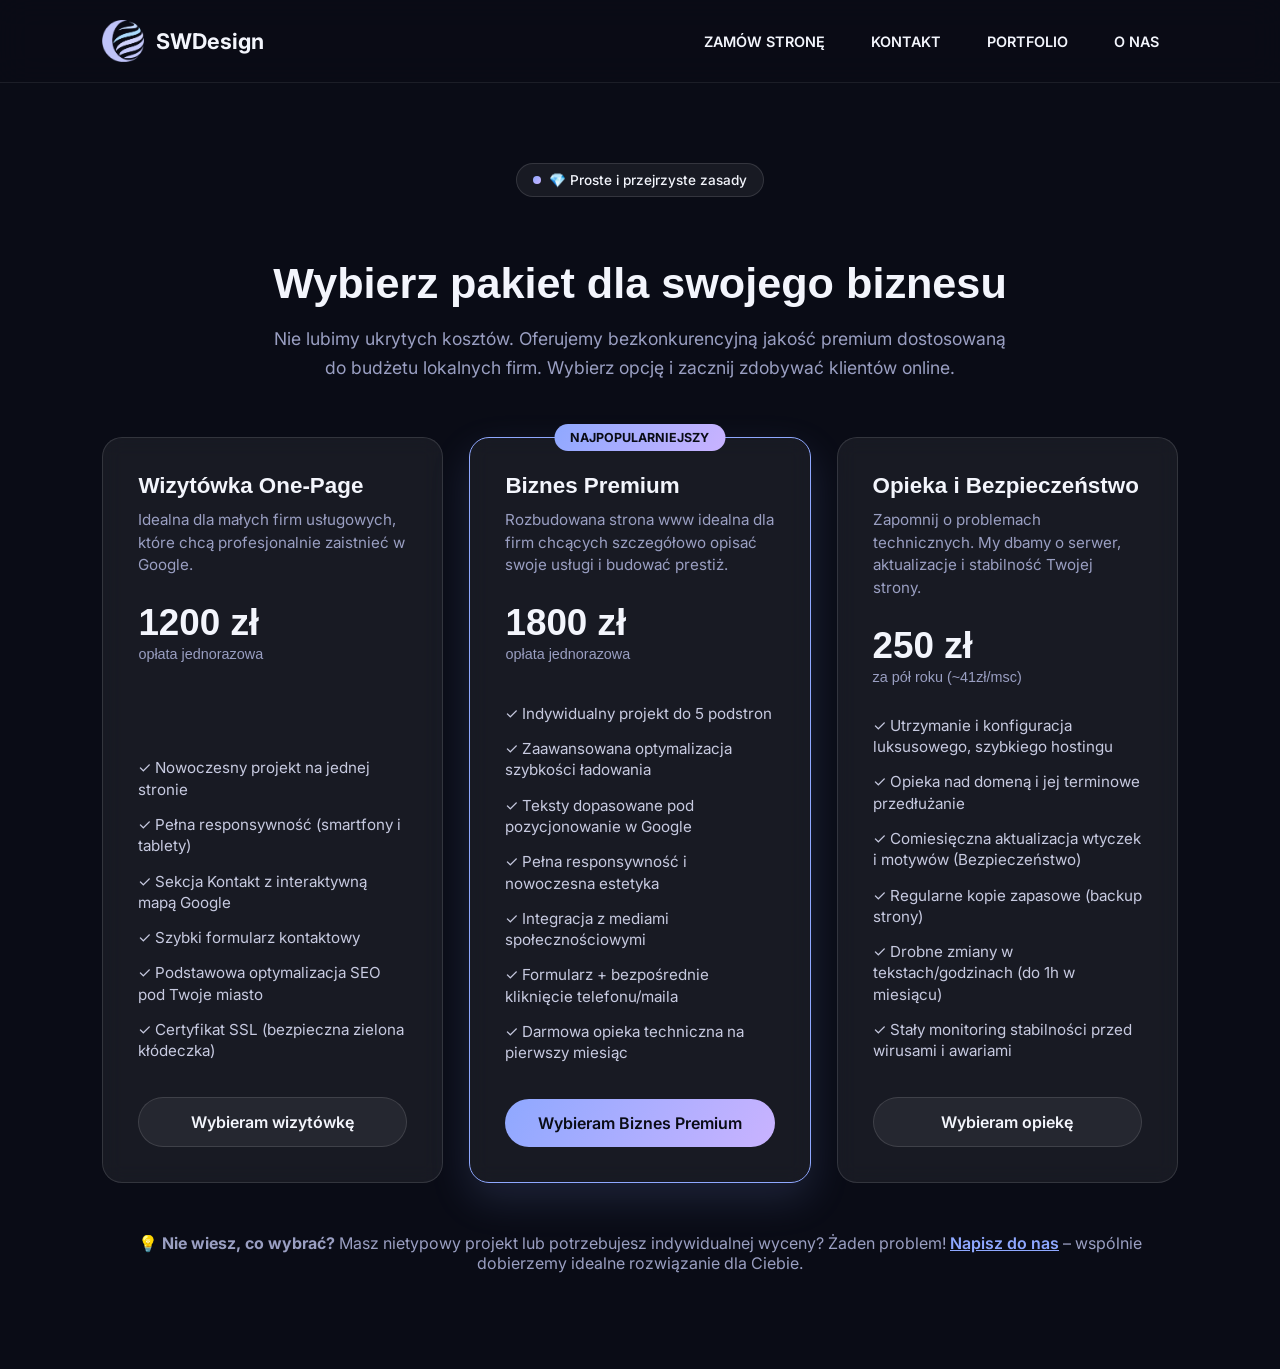
<file: zamowienia.html>
<!DOCTYPE html>
<html lang="PL">
<head>
    <meta charset="UTF-8">
    <meta name="viewport" content="width=device-width, initial-scale=1.0">
    <link rel="icon" sizes="32x32" href="logo.png">
    <title>SWDesign - Zamów Stronę</title>
    <link rel="stylesheet" href="styl.css">
    <link rel="preconnect" href="https://fonts.googleapis.com">
    <link rel="preconnect" href="https://fonts.gstatic.com" crossorigin>
    <link href="https://fonts.googleapis.com/css2?family=Inter:wght@400;500;600;700;800&display=swap" rel="stylesheet">
    <link href="https://fonts.googleapis.com/css2?family=Manrope:wght@400;500;600;700;800&display=swap" rel="stylesheet">
</head>
<body>

<header>
    <div class="logo">
        <img src="logo.png" alt="logo"><a href="index.html"><span>SWDesign</span></a>
    </div>

    <nav>
        <a class="naglowekprzycisk" href="zamowienia.html">ZAMÓW STRONĘ</a>
        <a class="naglowekprzycisk" href="kontakt.html">KONTAKT</a>
        <a class="naglowekprzycisk" href="portfolio.html">PORTFOLIO</a>
        <a class="naglowekprzycisk" href="onas.html">O NAS</a>
    </nav>
</header>

<main id="content">
<section id="pricing-section">
    <div class="pricing-intro">
        <div class="badge">💎 Proste i przejrzyste zasady</div>
        <h1>Wybierz pakiet dla swojego biznesu</h1>
        <p>Nie lubimy ukrytych kosztów. Oferujemy bezkonkurencyjną jakość premium dostosowaną do budżetu lokalnych firm. Wybierz opcję i zacznij zdobywać klientów online.</p>
    </div>

    <!-- Trzy nowoczesne kolumny cenowe -->
    <div class="pricing-grid">

        <!-- Karta 1: Strona One-Page -->
        <div class="pricing-card">
            <div class="card-header">
                <h3>Wizytówka One-Page</h3>
                <p class="card-desc">Idealna dla małych firm usługowych, które chcą profesjonalnie zaistnieć w Google.</p>
                <div class="price">1200 zł <span>opłata jednorazowa</span></div>
            </div>
            <div class="card-body">
                <ul class="pricing-features">
                    <li>✓ Nowoczesny projekt na jednej stronie</li>
                    <li>✓ Pełna responsywność (smartfony i tablety)</li>
                    <li>✓ Sekcja Kontakt z interaktywną mapą Google</li>
                    <li>✓ Szybki formularz kontaktowy</li>
                    <li>✓ Podstawowa optymalizacja SEO pod Twoje miasto</li>
                    <li>✓ Certyfikat SSL (bezpieczna zielona kłódeczka)</li>
                </ul>
                <a href="kontaktsklep.html?pakiet=onepage" class="pricing-btn">Wybieram wizytówkę</a>
            </div>
        </div>

        <!-- Karta 2: Strona Premium Multi-Page (Wyróżniona jako rekomendowana) -->
        <div class="pricing-card popular">
            <div class="popular-badge">Najpopularniejszy</div>
            <div class="card-header">
                <h3>Biznes Premium</h3>
                <p class="card-desc">Rozbudowana strona www idealna dla firm chcących szczegółowo opisać swoje usługi i budować prestiż.</p>
                <div class="price">1800 zł <span>opłata jednorazowa</span></div>
            </div>
            <div class="card-body">
                <ul class="pricing-features">
                    <li>✓ Indywidualny projekt do 5 podstron</li>
                    <li>✓ Zaawansowana optymalizacja szybkości ładowania</li>
                    <li>✓ Teksty dopasowane pod pozycjonowanie w Google</li>
                    <li>✓ Pełna responsywność i nowoczesna estetyka</li>
                    <li>✓ Integracja z mediami społecznościowymi</li>
                    <li>✓ Formularz + bezpośrednie kliknięcie telefonu/maila</li>
                    <li>✓ Darmowa opieka techniczna na pierwszy miesiąc</li>
                </ul>
                <a href="kontaktsklep.html?pakiet=premium" class="pricing-btn">Wybieram Biznes Premium</a>
            </div>
        </div>

        <!-- Karta 3: Wsparcie techniczne -->
        <div class="pricing-card">
            <div class="card-header">
                <h3>Opieka i Bezpieczeństwo</h3>
                <p class="card-desc">Zapomnij o problemach technicznych. My dbamy o serwer, aktualizacje i stabilność Twojej strony.</p>
                <div class="price">250 zł <span>za pół roku (~41zł/msc)</span></div>
            </div>
            <div class="card-body">
                <ul class="pricing-features">
                    <li>✓ Utrzymanie i konfiguracja luksusowego, szybkiego hostingu</li>
                    <li>✓ Opieka nad domeną i jej terminowe przedłużanie</li>
                    <li>✓ Comiesięczna aktualizacja wtyczek i motywów (Bezpieczeństwo)</li>
                    <li>✓ Regularne kopie zapasowe (backup strony)</li>
                    <li>✓ Drobne zmiany w tekstach/godzinach (do 1h w miesiącu)</li>
                    <li>✓ Stały monitoring stabilności przed wirusami i awariami</li>
                </ul>
                <a href="kontaktsklep.html?pakiet=opieka" class="pricing-btn">Wybieram opiekę</a>
            </div>
        </div>

    </div>

    <div class="pricing-footer-info">
        <p>💡 <strong>Nie wiesz, co wybrać?</strong> Masz nietypowy projekt lub potrzebujesz indywidualnej wyceny? Żaden problem! <a href="kontakt.html">Napisz do nas</a> – wspólnie dobierzemy idealne rozwiązanie dla Ciebie.</p>
    </div>
</section>
</main>

<script>
document.addEventListener("DOMContentLoaded", () => {

    // ustawienie pakietu z URL
    const params = new URLSearchParams(window.location.search);
    const pakiet = params.get("pakiet");

    const select = document.getElementById("packageSelect");

    if (select && pakiet) {
        select.value = pakiet;
    }

    // animacje strony
    const content = document.getElementById("content");

    if (content) {

        requestAnimationFrame(() => {
            content.classList.add("page-in");
        });

        document.addEventListener("click", (e) => {
            const link = e.target.closest("a");

            if (!link) return;
            if (link.target === "_blank" || link.href.includes("#")) return;

            e.preventDefault();

            content.classList.remove("page-in");
            content.classList.add("page-out");

            setTimeout(() => {
                window.location.href = link.href;
            }, 450);
        });
    }
});
</script>
</body>
</html>
</file>
<file: styl.css>
/* ==========================================================================
   SWdesign — arkusz stylów v2
   Kierunek: dopasowany do loga (szklisty, pastelowy niebiesko-fioletowy wir)
   Paleta: głęboka noc #0A0C16, mgła #F3F5FC, akcenty periwinkle/lawenda/cyan
   Typografia: Sora (nagłówki) + Inter (treść)
   ========================================================================== */

:root {
    --bg: #0A0C16;
    --bg-soft: #10121F;
    --ink: #F3F5FC;
    --muted: #9A9FC2;
    --blue: #8FA8FF;
    --lavender: #C9B3FF;
    --cyan: #7FE0E8;
    --glass: rgba(255,255,255,0.06);
    --glass-border: rgba(255,255,255,0.12);
}

* { box-sizing: border-box; }

body {
    margin: 0;
    font-family: 'Inter', sans-serif;
    background: var(--bg);
    color: var(--ink);
    overflow-x: hidden;
}

a {
    text-decoration: none;
    font-family: 'Inter', sans-serif;
    color: inherit;
}

/* ==========================================================================
   AURORA — tło animowane nawiązujące do wiru z loga
   ========================================================================== */

.aurora {
    position: fixed;
    inset: 0;
    z-index: -1;
    overflow: hidden;
    pointer-events: none;
}

.aurora span {
    position: absolute;
    border-radius: 50%;
    filter: blur(90px);
    opacity: 0.35;
    animation: auroraDrift 22s ease-in-out infinite;
}

.aurora span:nth-child(1) {
    width: 520px; height: 520px;
    background: var(--blue);
    top: -180px; left: -120px;
    animation-delay: 0s;
}
.aurora span:nth-child(2) {
    width: 460px; height: 460px;
    background: var(--lavender);
    top: 10%; right: -160px;
    animation-delay: -7s;
}
.aurora span:nth-child(3) {
    width: 400px; height: 400px;
    background: var(--cyan);
    bottom: -160px; left: 30%;
    animation-delay: -14s;
}

@keyframes auroraDrift {
    0%, 100% { transform: translate(0, 0) scale(1); }
    33% { transform: translate(40px, 60px) scale(1.12); }
    66% { transform: translate(-30px, -40px) scale(0.94); }
}

@media (prefers-reduced-motion: reduce) {
    .aurora span { animation: none; }
}

/* ==========================================================================
   HEADER / NAWIGACJA
   ========================================================================== */

header {
    display: flex;
    justify-content: space-between;
    align-items: center;
    padding: 20px 8%;
    border-bottom: 1px solid rgba(255,255,255,0.08);
    background: rgba(10,12,22,0.7);
    backdrop-filter: blur(16px);
    position: sticky;
    top: 0;
    z-index: 1000;
}

.logo {
    display: flex;
    align-items: center;
    gap: 12px;
    font-family: 'Sora', sans-serif;
    font-size: 1.35rem;
    font-weight: 700;
    color: var(--ink);
}

.logo img {
    width: 42px;
    height: 42px;
}

nav {
    display: flex;
    gap: 8px;
}

.menu-toggle {
    display: none;
    font-size: 26px;
    background: none;
    border: none;
    cursor: pointer;
    color: var(--ink);
}

.naglowekprzycisk {
    background-color: transparent;
    color: var(--ink);
    padding: 10px 18px;
    border-radius: 999px;
    font-weight: 600;
    font-size: 0.9rem;
    border: 1px solid transparent;
    transition: 0.25s;
}

.naglowekprzycisk:hover {
    background: var(--glass);
    border-color: var(--glass-border);
}

@media (max-width: 768px) {
    .menu-toggle { display: block; }
    nav {
        display: none;
        flex-direction: column;
        position: absolute;
        top: 70px;
        right: 10px;
        background: var(--bg-soft);
        padding: 15px;
        border-radius: 12px;
        border: 1px solid var(--glass-border);
        box-shadow: 0 20px 50px rgba(0,0,0,0.5);
    }
    nav.active { display: flex; }
}

/* ==========================================================================
   PRZEJŚCIA MIĘDZY STRONAMI
   ========================================================================== */

body.page-in { opacity: 1; transform: translateY(0); }
body.page-out { opacity: 0; transform: translateY(-15px); }

#content {
    opacity: 0;
    transform: translateY(15px);
    transition: opacity 0.5s ease, transform 0.5s ease;
}
#content.page-in { opacity: 1; transform: translateY(0); }
#content.page-out { opacity: 0; transform: translateY(-15px); }

/* ==========================================================================
   HERO
   ========================================================================== */

#hero {
    display: flex;
    flex-direction: column;
    padding: 110px 8% 0 8%;
    gap: 50px;
}

.hero-left { max-width: 760px; }

.hero-anim {
    opacity: 0;
    transform: translateY(24px);
    animation: heroRise 0.9s cubic-bezier(0.16,1,0.3,1) forwards;
}
.hero-anim:nth-child(1) { animation-delay: 0.05s; }
.hero-anim:nth-child(2) { animation-delay: 0.18s; }
.hero-anim:nth-child(3) { animation-delay: 0.32s; }
.hero-anim:nth-child(4) { animation-delay: 0.46s; }
.hero-anim:nth-child(5) { animation-delay: 0.6s; }

@keyframes heroRise {
    to { opacity: 1; transform: translateY(0); }
}

.badge {
    display: inline-flex;
    align-items: center;
    gap: 8px;
    background: var(--glass);
    border: 1px solid var(--glass-border);
    color: var(--ink);
    padding: 8px 16px;
    border-radius: 999px;
    font-weight: 500;
    margin-bottom: 26px;
    font-size: 0.85rem;
}

.badge::before {
    content: "";
    width: 8px; height: 8px;
    border-radius: 50%;
    background: linear-gradient(135deg, var(--blue), var(--lavender));
    animation: pulse 2s ease-in-out infinite;
}

@keyframes pulse {
    0%, 100% { opacity: 1; transform: scale(1); }
    50% { opacity: 0.5; transform: scale(0.75); }
}

.hero-left h1 {
    font-family: 'Sora', sans-serif;
    font-size: 3.6rem;
    font-weight: 700;
    line-height: 1.08;
    margin-bottom: 24px;
    letter-spacing: -1px;
    background: linear-gradient(120deg, #FFFFFF 30%, var(--blue) 70%, var(--lavender) 100%);
    background-size: 200% auto;
    -webkit-background-clip: text;
    background-clip: text;
    -webkit-text-fill-color: transparent;
    animation: shine 6s linear infinite;
}

@keyframes shine {
    to { background-position: 200% center; }
}

.hero-left p {
    color: var(--muted);
    font-size: 1.15rem;
    line-height: 1.65;
    margin-bottom: 36px;
    max-width: 560px;
}

.hero-buttons {
    display: flex;
    gap: 15px;
    margin-bottom: 34px;
}

.btn-primary {
    position: relative;
    background: linear-gradient(120deg, var(--blue), var(--lavender));
    color: #0A0C16;
    padding: 14px 28px;
    border-radius: 999px;
    font-weight: 700;
    transition: 0.3s;
    overflow: hidden;
}

.btn-primary:hover {
    transform: translateY(-2px);
    box-shadow: 0 12px 30px rgba(143,168,255,0.35);
}

.btn-secondary {
    border: 1px solid var(--glass-border);
    background: var(--glass);
    color: var(--ink);
    padding: 13px 28px;
    border-radius: 999px;
    font-weight: 600;
    transition: 0.3s;
}

.btn-secondary:hover {
    background: rgba(255,255,255,0.12);
    transform: translateY(-2px);
}

.features {
    display: flex;
    flex-wrap: wrap;
    gap: 10px;
    color: var(--muted);
    font-size: 0.88rem;
}

.features span {
    background: var(--glass);
    padding: 7px 14px;
    border-radius: 999px;
    border: 1px solid var(--glass-border);
}

/* --- Karuzela branż --- */

.industry-ticker {
    width: 100%;
    overflow: hidden;
    border-top: 1px solid rgba(255,255,255,0.08);
    border-bottom: 1px solid rgba(255,255,255,0.08);
    padding: 24px 0;
    margin-top: 10px;
    -webkit-mask-image: linear-gradient(90deg, transparent, #000 8%, #000 92%, transparent);
    mask-image: linear-gradient(90deg, transparent, #000 8%, #000 92%, transparent);
}

.industry-ticker-track {
    display: flex;
    width: max-content;
    animation: tickerScroll 30s linear infinite;
}

.industry-ticker-track span {
    font-family: 'Sora', sans-serif;
    font-size: 1.2rem;
    font-weight: 600;
    color: var(--muted);
    white-space: nowrap;
    padding: 0 30px;
    border-right: 1px solid rgba(255,255,255,0.12);
}

@keyframes tickerScroll {
    from { transform: translateX(0); }
    to { transform: translateX(-50%); }
}

/* --- Orbit wokół loga w hero (echo wiru z brandingu) --- */

.hero-right {
    position: relative;
    display: flex;
    align-items: center;
    justify-content: center;
    min-height: 320px;
}

.hero-orbit {
    position: relative;
    width: 280px;
    height: 280px;
}

.hero-orbit .ring {
    position: absolute;
    inset: 0;
    border-radius: 50%;
    border: 1px solid var(--glass-border);
}

.hero-orbit .ring:nth-child(2) {
    inset: 30px;
    border-color: rgba(143,168,255,0.25);
    animation: spinSlow 18s linear infinite;
}

.hero-orbit .ring:nth-child(3) {
    inset: 60px;
    border-color: rgba(201,179,255,0.3);
    animation: spinSlow 26s linear infinite reverse;
}

.hero-orbit .core {
    position: absolute;
    inset: 90px;
    border-radius: 50%;
    background: radial-gradient(circle at 35% 30%, var(--cyan), var(--blue) 45%, var(--lavender) 100%);
    filter: blur(2px);
    box-shadow: 0 0 60px rgba(143,168,255,0.5);
    animation: corePulse 4s ease-in-out infinite;
}

@keyframes spinSlow {
    from { transform: rotate(0deg); }
    to { transform: rotate(360deg); }
}

@keyframes corePulse {
    0%, 100% { transform: scale(1); }
    50% { transform: scale(1.06); }
}

.hero-right img {
    width: 100%;
    max-width: 500px;
}

/* ==========================================================================
   SEKCJA USŁUG
   ========================================================================== */

.usługi {
    display: flex;
    flex-wrap: wrap;
    justify-content: center;
    margin-top: 6%;
    gap: 20px;
}

.usluga {
    width: 320px;
    height: 370px;
    background: var(--glass);
    border: 1px solid var(--glass-border);
    backdrop-filter: blur(10px);
    color: var(--ink);
    border-radius: 20px;
    display: flex;
    align-items: center;
    justify-content: center;
    flex-direction: column;
    gap: 15px;
    cursor: pointer;
    transition: all 0.35s ease;
}

.usluga:hover {
    transform: translateY(-8px);
    border-color: rgba(143,168,255,0.5);
    box-shadow: 0 20px 50px rgba(143,168,255,0.15);
}

.usluga img {
    width: 280px;
    height: 300px;
    object-fit: cover;
    border-radius: 14px;
    margin: 0;
}

.usluga span {
    font-family: 'Sora', sans-serif;
    font-size: 20px;
    font-weight: 600;
}

/* ==========================================================================
   REVEAL NA SCROLL (portfolio, cennik, karty)
   ========================================================================== */

.reveal {
    opacity: 0;
    transform: translateY(28px);
    transition: opacity 0.7s cubic-bezier(0.16,1,0.3,1), transform 0.7s cubic-bezier(0.16,1,0.3,1);
}

.reveal.in-view {
    opacity: 1;
    transform: translateY(0);
}

/* ==========================================================================
   PORTFOLIO
   ========================================================================== */

#portfolio-section {
    padding: 80px 8%;
    min-height: 80vh;
}

.portfolio-intro {
    text-align: center;
    max-width: 700px;
    margin: 0 auto 55px auto;
}

.portfolio-intro h1 {
    font-family: 'Sora', sans-serif;
    font-size: 2.7rem;
    font-weight: 700;
    margin-bottom: 15px;
}

.portfolio-intro p {
    color: var(--muted);
    font-size: 1.1rem;
    line-height: 1.6;
}

.portfolio-grid {
    display: grid;
    grid-template-columns: repeat(auto-fit, minmax(320px, 1fr));
    gap: 26px;
}

.portfolio-item {
    background: var(--glass);
    border: 1px solid var(--glass-border);
    backdrop-filter: blur(10px);
    border-radius: 20px;
    overflow: hidden;
    transition: transform 0.35s ease, box-shadow 0.35s ease, border-color 0.35s ease;
}

.portfolio-item:hover {
    transform: translateY(-6px);
    border-color: rgba(143,168,255,0.4);
    box-shadow: 0 24px 50px rgba(0,0,0,0.4);
}

.portfolio-img-placeholder {
    width: 100%;
    height: 230px;
    background: linear-gradient(135deg, #171A2C 0%, #0A0C16 100%);
    display: flex;
    justify-content: center;
    align-items: center;
    color: var(--muted);
    font-weight: 500;
    letter-spacing: 1px;
    font-size: 0.85rem;
    text-transform: uppercase;
}

.portfolio-info { padding: 26px; }

.portfolio-info h3 {
    margin: 0 0 10px 0;
    font-family: 'Sora', sans-serif;
    font-size: 1.2rem;
}

.portfolio-info p {
    margin: 0 0 20px 0;
    color: var(--muted);
    font-size: 0.95rem;
    line-height: 1.5;
}

.portfolio-info .tag {
    display: inline-block;
    background: rgba(143,168,255,0.12);
    color: var(--blue);
    padding: 6px 12px;
    border-radius: 999px;
    font-size: 0.78rem;
    font-weight: 600;
}

.portfolio-item--soon { opacity: 0.6; }

.portfolio-item--live {
    border-color: rgba(143,168,255,0.5);
    box-shadow: 0 16px 40px rgba(143,168,255,0.12);
}

.portfolio-img--dark {
    background: linear-gradient(135deg, #171A2C 0%, #3A2A55 100%);
}

.tag--live { background: rgba(143,168,255,0.15); color: var(--blue); }
.tag--soon { background: rgba(154,159,194,0.12); color: var(--muted); }

.portfolio-link {
    display: inline-block;
    margin-top: 4px;
    margin-bottom: 16px;
    font-weight: 600;
    color: var(--blue);
}

.portfolio-link:hover { color: var(--lavender); }

.portfolio-quote {
    border-top: 1px dashed var(--glass-border);
    padding-top: 14px;
    margin-top: 10px;
}

.quote-placeholder {
    font-style: italic;
    color: var(--muted);
    font-size: 0.9rem;
}

/* ==========================================================================
   CENNIK
   ========================================================================== */

#pricing-section { padding: 80px 8%; min-height: 85vh; }

.pricing-intro {
    text-align: center;
    max-width: 750px;
    margin: 0 auto 55px auto;
}

.pricing-intro h1 {
    font-family: 'Sora', sans-serif;
    font-size: 2.7rem;
    font-weight: 700;
    margin-bottom: 15px;
}

.pricing-intro p { color: var(--muted); font-size: 1.1rem; line-height: 1.6; }

.pricing-grid {
    display: grid;
    grid-template-columns: repeat(auto-fit, minmax(300px, 1fr));
    gap: 26px;
    max-width: 1200px;
    margin: 0 auto;
}

.pricing-card {
    background: var(--glass);
    border: 1px solid var(--glass-border);
    backdrop-filter: blur(10px);
    border-radius: 20px;
    padding: 35px;
    display: flex;
    flex-direction: column;
    justify-content: space-between;
    position: relative;
    transition: transform 0.3s ease, box-shadow 0.3s ease, border-color 0.3s ease;
}

.pricing-card:hover {
    transform: translateY(-8px);
    border-color: rgba(143,168,255,0.4);
}

.pricing-card.popular {
    border: 1px solid var(--blue);
    box-shadow: 0 16px 40px rgba(143,168,255,0.15);
}

.popular-badge {
    position: absolute;
    top: -14px;
    left: 50%;
    transform: translateX(-50%);
    background: linear-gradient(120deg, var(--blue), var(--lavender));
    color: #0A0C16;
    padding: 6px 16px;
    border-radius: 999px;
    font-size: 0.78rem;
    font-weight: 700;
    text-transform: uppercase;
}

.card-header h3 { margin: 0 0 10px 0; font-family: 'Sora', sans-serif; font-size: 1.4rem; }

.card-desc { color: var(--muted); font-size: 0.95rem; line-height: 1.5; margin: 0 0 25px 0; min-height: 45px; }

.price {
    font-family: 'Sora', sans-serif;
    font-size: 2.3rem;
    font-weight: 700;
    margin-bottom: 30px;
    display: flex;
    flex-direction: column;
}

.price span { font-size: 0.9rem; font-weight: 500; color: var(--muted); margin-top: 2px; }

.pricing-features { list-style: none; padding: 0; margin: 0 0 35px 0; }
.pricing-features li { color: #C7CAE0; font-size: 0.95rem; margin-bottom: 14px; line-height: 1.4; }

.pricing-btn {
    display: block;
    text-align: center;
    background: var(--glass);
    border: 1px solid var(--glass-border);
    color: var(--ink);
    padding: 14px 20px;
    border-radius: 999px;
    font-weight: 600;
    transition: 0.25s;
}

.pricing-btn:hover { background: rgba(255,255,255,0.12); }

.popular .pricing-btn {
    background: linear-gradient(120deg, var(--blue), var(--lavender));
    color: #0A0C16;
    border: none;
}

.pricing-footer-info { text-align: center; margin-top: 50px; color: var(--muted); }
.pricing-footer-info a { color: var(--blue); font-weight: 600; text-decoration: underline; }

/* ==========================================================================
   O NAS
   ========================================================================== */

#onas {
    max-width: 1100px;
    margin: 90px auto;
    padding: 60px;
    background: var(--glass);
    border: 1px solid var(--glass-border);
    backdrop-filter: blur(10px);
    border-radius: 24px;
}

#onas h1 { font-family: 'Sora', sans-serif; font-size: 2.7rem; font-weight: 700; margin-bottom: 20px; }
#onas h2 { font-family: 'Sora', sans-serif; color: var(--blue); margin-top: 40px; margin-bottom: 15px; font-size: 1.4rem; }
#onas p { color: #C7CAE0; line-height: 1.9; font-size: 1.05rem; }
#onas ol { margin-top: 30px; padding: 0; }

#onas ul {
    list-style: none;
    margin-bottom: 20px;
    background: rgba(255,255,255,0.04);
    border: 1px solid var(--glass-border);
    border-radius: 14px;
    padding: 20px;
    color: #C7CAE0;
    line-height: 1.7;
    transition: 0.3s ease;
}

#onas ul:hover { transform: translateY(-4px); border-color: rgba(143,168,255,0.4); }
#onas ul::before { content: "→"; color: var(--blue); font-weight: 700; margin-right: 10px; }

@media (max-width: 768px) {
    #onas { padding: 30px; margin: 40px 15px; }
    #onas h1 { font-size: 2rem; }
}

/* ==========================================================================
   KONTAKT
   ========================================================================== */

#mainkontakt { min-height: 85vh; display: flex; justify-content: center; align-items: center; padding: 50px 20px; }

.kontakt-box {
    background: var(--glass);
    border: 1px solid var(--glass-border);
    backdrop-filter: blur(14px);
    width: 100%;
    max-width: 650px;
    padding: 40px;
    border-radius: 24px;
    text-align: center;
}

.kontakt-box h1 { font-family: 'Sora', sans-serif; margin-bottom: 10px; }
.kontakt-box h2 { font-family: 'Sora', sans-serif; color: var(--blue); margin-top: 30px; margin-bottom: 20px; }
.kontakt-box p { color: var(--muted); }

form { display: flex; flex-direction: column; gap: 15px; }
form input, form textarea { width: 100%; box-sizing: border-box; display: block; }

input, textarea, select {
    padding: 14px;
    border: 1px solid var(--glass-border);
    background: rgba(255,255,255,0.04);
    color: var(--ink);
    border-radius: 12px;
    font-family: 'Inter', sans-serif;
    font-size: 1rem;
    outline: none;
    transition: 0.25s;
}

input:focus, textarea:focus { border-color: var(--blue); }
textarea { resize: vertical; }

form button {
    background: linear-gradient(120deg, var(--blue), var(--lavender));
    color: #0A0C16;
    border: none;
    padding: 15px;
    border-radius: 12px;
    font-weight: 700;
    cursor: pointer;
    transition: 0.25s;
}

form button:hover { transform: translateY(-2px); box-shadow: 0 12px 30px rgba(143,168,255,0.3); }

select {
    width: 100%;
    box-sizing: border-box;
    appearance: none;
    background-image: url("data:image/svg+xml,%3Csvg xmlns='http://www.w3.org/2000/svg' width='20' height='20' fill='%239A9FC2' viewBox='0 0 16 16'%3E%3Cpath d='M1.5 5.5 8 12l6.5-6.5' stroke='%239A9FC2' stroke-width='2' fill='none' stroke-linecap='round' stroke-linejoin='round'/%3E%3C/svg%3E");
    background-repeat: no-repeat;
    background-position: right 15px center;
    background-size: 16px;
    cursor: pointer;
}

@media (max-width: 992px) {
    .hero-left h1 { font-size: 2.7rem; }
    .hero-orbit { width: 220px; height: 220px; }
}

@media (max-width: 768px) {
    #hero { padding-top: 80px; }
    .industry-ticker-track span { font-size: 1rem; padding: 0 18px; }
}

/* ==========================================================================
   NOWY HERO — podgląd strony zamiast pustej prawej kolumny
   ========================================================================== */

#hero {
    display: grid;
    grid-template-columns: minmax(0, 0.92fr) minmax(460px, 1.08fr);
    align-items: center;
    column-gap: clamp(35px, 6vw, 100px);
    row-gap: 55px;
    min-height: 650px;
    padding: 90px 7% 0;
}

.hero-left {
    max-width: 760px;
    position: relative;
    z-index: 3;
}

.hero-visual {
    position: relative;
    min-height: 540px;
    display: flex;
    align-items: center;
    justify-content: center;
    isolation: isolate;
}

.browser-card {
    position: relative;
    z-index: 3;
    width: min(680px, 100%);
    aspect-ratio: 1.28;
    border: 1px solid rgba(255,255,255,.16);
    border-radius: 24px;
    background: linear-gradient(145deg, rgba(25,28,49,.92), rgba(10,12,22,.9));
    box-shadow:
        0 35px 90px rgba(0,0,0,.45),
        0 0 90px rgba(143,168,255,.12),
        inset 0 1px rgba(255,255,255,.08);
    backdrop-filter: blur(18px);
    overflow: hidden;
    transform: perspective(1200px) rotateY(-7deg) rotateX(3deg) rotateZ(1deg);
    animation: browserFloat 7s ease-in-out infinite;
}

.browser-top {
    height: 44px;
    display: grid;
    grid-template-columns: 90px 1fr 60px;
    align-items: center;
    gap: 10px;
    padding: 0 15px;
    border-bottom: 1px solid rgba(255,255,255,.08);
    background: rgba(255,255,255,.035);
}

.browser-dots {
    display: flex;
    gap: 6px;
}

.browser-dots i {
    width: 7px;
    height: 7px;
    border-radius: 50%;
    background: rgba(255,255,255,.28);
}

.browser-address {
    justify-self: center;
    min-width: 150px;
    padding: 5px 22px;
    border-radius: 999px;
    background: rgba(255,255,255,.055);
    color: rgba(243,245,252,.55);
    font: 500 10px/1 Inter, sans-serif;
    text-align: center;
}

.browser-menu {
    justify-self: end;
    color: rgba(255,255,255,.3);
    letter-spacing: 2px;
}

.browser-body {
    height: calc(100% - 44px);
    padding: 22px 26px 25px;
}

.mock-nav {
    display: flex;
    align-items: center;
    justify-content: space-between;
    margin-bottom: 34px;
}

.mock-logo {
    display: flex;
    align-items: center;
    gap: 8px;
    color: #f3f5fc;
    font: 700 12px Sora, sans-serif;
}

.mock-logo span {
    width: 17px;
    height: 17px;
    border-radius: 50%;
    background: radial-gradient(circle at 35% 30%, var(--cyan), var(--blue) 48%, var(--lavender));
    box-shadow: 0 0 18px rgba(143,168,255,.5);
}

.mock-nav-links {
    display: flex;
    gap: 7px;
}

.mock-nav-links b {
    width: 34px;
    height: 5px;
    border-radius: 99px;
    background: rgba(255,255,255,.1);
}

.mock-hero {
    display: grid;
    grid-template-columns: 1fr .82fr;
    align-items: center;
    min-height: 230px;
    gap: 20px;
}

.mock-copy {
    position: relative;
    z-index: 2;
}

.mock-kicker {
    display: inline-block;
    margin-bottom: 11px;
    color: var(--cyan);
    font: 700 8px/1 Inter, sans-serif;
    letter-spacing: 1.5px;
}

.mock-title {
    color: #fff;
    font: 700 clamp(22px, 3vw, 38px)/1.02 Sora, sans-serif;
    letter-spacing: -1.4px;
}

.mock-title em {
    font-style: normal;
    background: linear-gradient(110deg, var(--blue), var(--lavender));
    -webkit-background-clip: text;
    background-clip: text;
    color: transparent;
}

.mock-lines {
    display: grid;
    gap: 6px;
    margin: 17px 0;
}

.mock-lines b {
    height: 4px;
    width: 90%;
    border-radius: 99px;
    background: rgba(255,255,255,.09);
}

.mock-lines b:nth-child(2) { width: 72%; }
.mock-lines b:nth-child(3) { width: 52%; }

.mock-button {
    width: 76px;
    height: 24px;
    border-radius: 99px;
    background: linear-gradient(120deg, var(--blue), var(--lavender));
    box-shadow: 0 8px 24px rgba(143,168,255,.22);
}

.mock-orb {
    position: relative;
    width: 210px;
    height: 210px;
    justify-self: center;
    border-radius: 50%;
    background: radial-gradient(circle, rgba(143,168,255,.09), transparent 66%);
}

.mock-orb-ring {
    position: absolute;
    inset: 15px;
    border: 1px solid rgba(143,168,255,.22);
    border-radius: 50%;
    transform: rotate(-22deg) scaleX(.72);
}

.ring-a {
    animation: orbSpin 11s linear infinite;
}

.ring-b {
    inset: 35px;
    border-color: rgba(201,179,255,.28);
    transform: rotate(32deg) scaleX(.7);
    animation: orbSpinReverse 8s linear infinite;
}

.mock-orb-core {
    position: absolute;
    width: 78px;
    height: 78px;
    inset: 0;
    margin: auto;
    border-radius: 50%;
    background: radial-gradient(circle at 32% 28%, #fff 0 4%, var(--cyan) 12%, var(--blue) 48%, var(--lavender) 100%);
    box-shadow:
        0 0 35px rgba(143,168,255,.55),
        0 0 85px rgba(127,224,232,.18);
    animation: corePulse 4s ease-in-out infinite;
}

.mock-stats {
    display: grid;
    grid-template-columns: repeat(3, 1fr);
    gap: 10px;
    margin-top: 20px;
}

.mock-stats > div {
    padding: 12px 14px;
    border: 1px solid rgba(255,255,255,.08);
    border-radius: 12px;
    background: rgba(255,255,255,.035);
}

.mock-stats strong,
.mock-stats span {
    display: block;
}

.mock-stats strong {
    color: #f3f5fc;
    font: 700 16px Sora, sans-serif;
}

.mock-stats span {
    margin-top: 3px;
    color: var(--muted);
    font: 500 8px Inter, sans-serif;
}

.floating-card {
    position: absolute;
    z-index: 5;
    display: flex;
    align-items: center;
    gap: 10px;
    padding: 12px 15px;
    border: 1px solid rgba(255,255,255,.13);
    border-radius: 14px;
    background: rgba(16,18,31,.78);
    box-shadow: 0 18px 45px rgba(0,0,0,.35);
    backdrop-filter: blur(18px);
    color: #f3f5fc;
    animation: cardFloat 5s ease-in-out infinite;
}

.floating-card strong,
.floating-card small {
    display: block;
}

.floating-card strong {
    font: 600 11px Sora, sans-serif;
}

.floating-card small {
    margin-top: 3px;
    color: var(--muted);
    font: 500 8px Inter, sans-serif;
}

.floating-card-top {
    top: 55px;
    right: -12px;
}

.floating-card-bottom {
    bottom: 52px;
    left: -15px;
    animation-delay: -2.2s;
}

.floating-icon {
    display: grid;
    place-items: center;
    width: 30px;
    height: 30px;
    border-radius: 9px;
    color: #0a0c16;
    background: linear-gradient(135deg, var(--cyan), var(--blue));
}

.status-dot {
    width: 9px;
    height: 9px;
    border-radius: 50%;
    background: #7FE0E8;
    box-shadow: 0 0 15px rgba(127,224,232,.75);
}

.visual-glow {
    position: absolute;
    border-radius: 50%;
    filter: blur(70px);
    pointer-events: none;
    opacity: .23;
    z-index: 0;
}

.visual-glow-1 {
    width: 330px;
    height: 330px;
    right: 2%;
    top: 5%;
    background: var(--blue);
}

.visual-glow-2 {
    width: 270px;
    height: 270px;
    left: 10%;
    bottom: 2%;
    background: var(--lavender);
}

@keyframes browserFloat {
    0%, 100% { transform: perspective(1200px) rotateY(-7deg) rotateX(3deg) rotateZ(1deg) translateY(0); }
    50% { transform: perspective(1200px) rotateY(-5deg) rotateX(2deg) rotateZ(.4deg) translateY(-10px); }
}

@keyframes cardFloat {
    0%, 100% { transform: translateY(0); }
    50% { transform: translateY(-9px); }
}

@keyframes orbSpin {
    to { transform: rotate(338deg) scaleX(.72); }
}

@keyframes orbSpinReverse {
    to { transform: rotate(-328deg) scaleX(.7); }
}

@media (max-width: 1100px) {
    #hero {
        grid-template-columns: 1fr;
        padding-left: 8%;
        padding-right: 8%;
    }

    .hero-left {
        max-width: 800px;
    }

    .hero-visual {
        min-height: 470px;
        margin-top: -20px;
    }

    .floating-card-top { right: 2%; }
    .floating-card-bottom { left: 2%; }
}

@media (max-width: 650px) {
    #hero {
        padding-top: 70px;
        row-gap: 25px;
    }

    .hero-visual {
        min-height: 370px;
    }

    .browser-card {
        width: 100%;
        border-radius: 18px;
        transform: none;
    }

    .browser-body {
        padding: 16px;
    }

    .mock-nav {
        margin-bottom: 18px;
    }

    .mock-nav-links {
        display: none;
    }

    .mock-hero {
        min-height: 185px;
    }

    .mock-orb {
        width: 135px;
        height: 135px;
    }

    .mock-orb-core {
        width: 54px;
        height: 54px;
    }

    .mock-stats {
        margin-top: 8px;
    }

    .mock-stats > div {
        padding: 9px;
    }

    .mock-stats strong {
        font-size: 12px;
    }

    .floating-card {
        transform: scale(.82);
    }

    .floating-card-top {
        top: 15px;
        right: -8px;
    }

    .floating-card-bottom {
        bottom: 8px;
        left: -8px;
    }
}

@media (prefers-reduced-motion: reduce) {
    .browser-card,
    .floating-card,
    .ring-a,
    .ring-b,
    .mock-orb-core {
        animation: none;
    }
}
</file>
